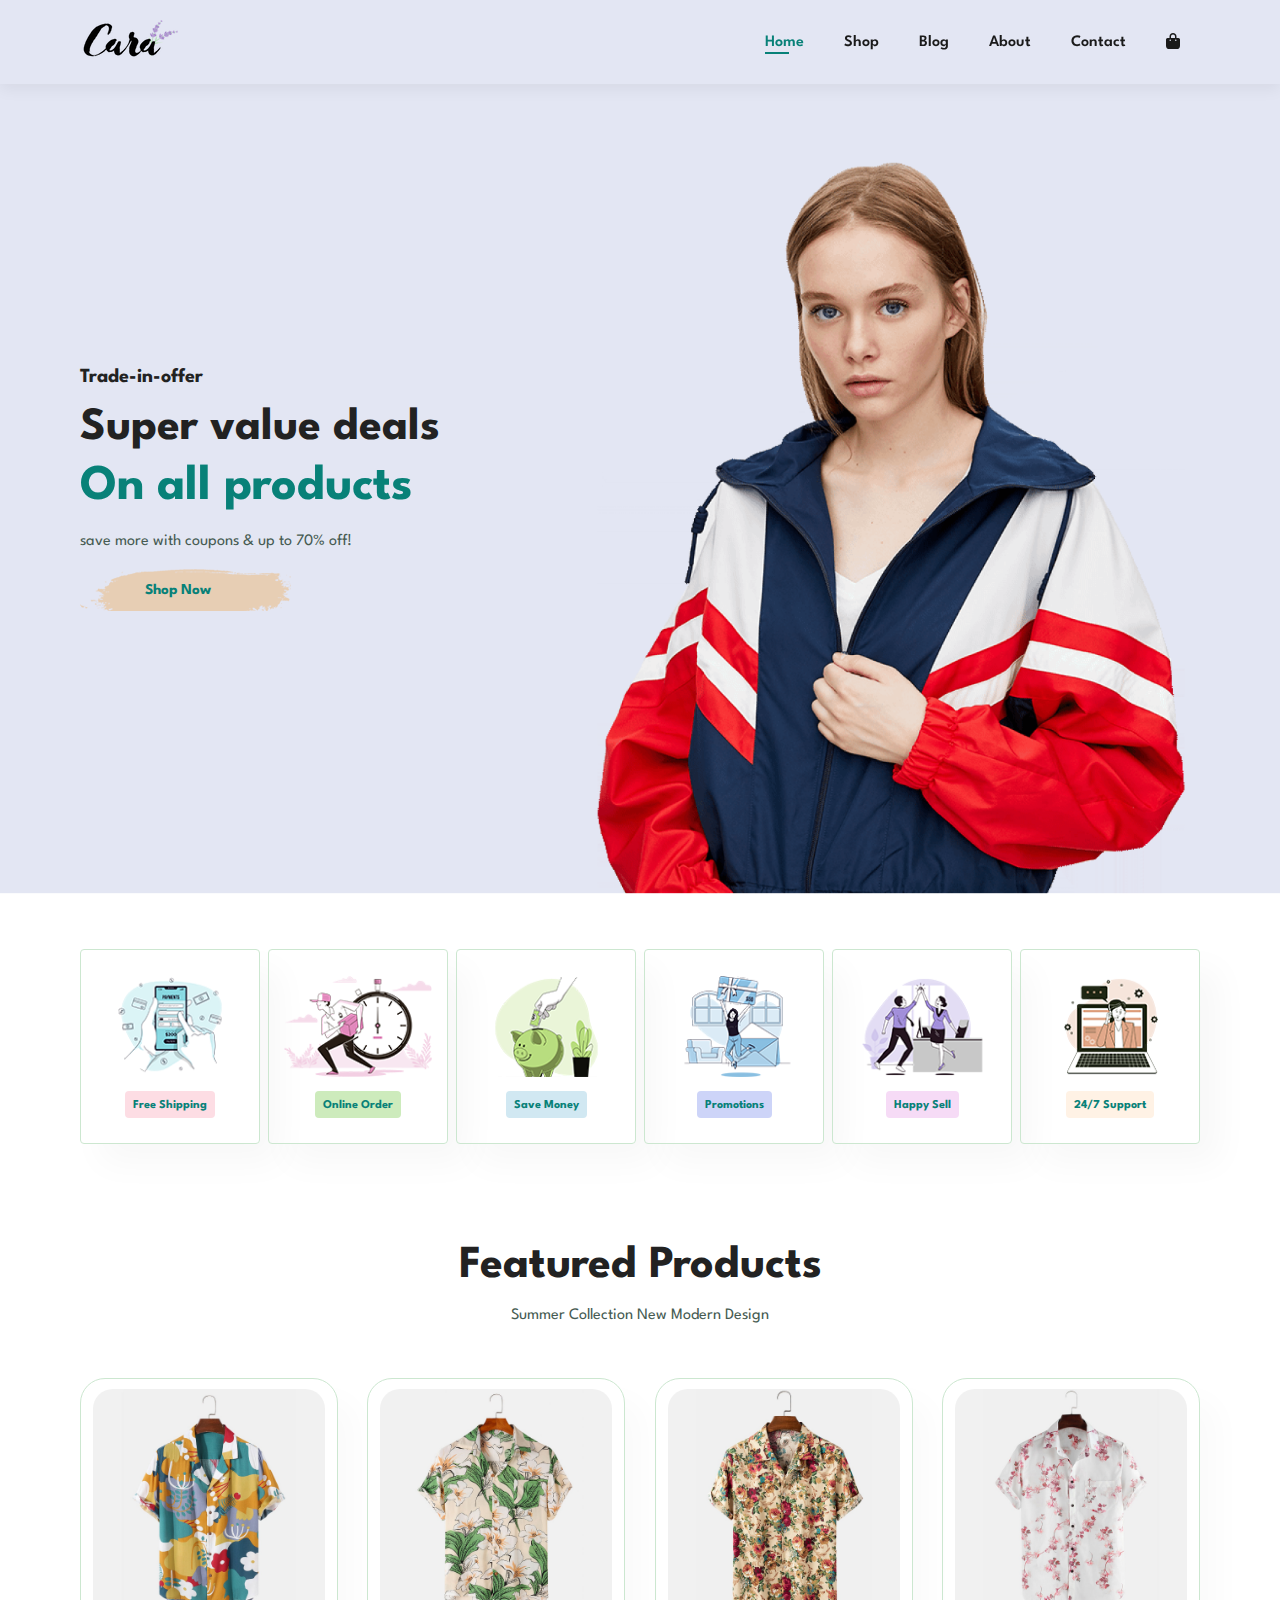
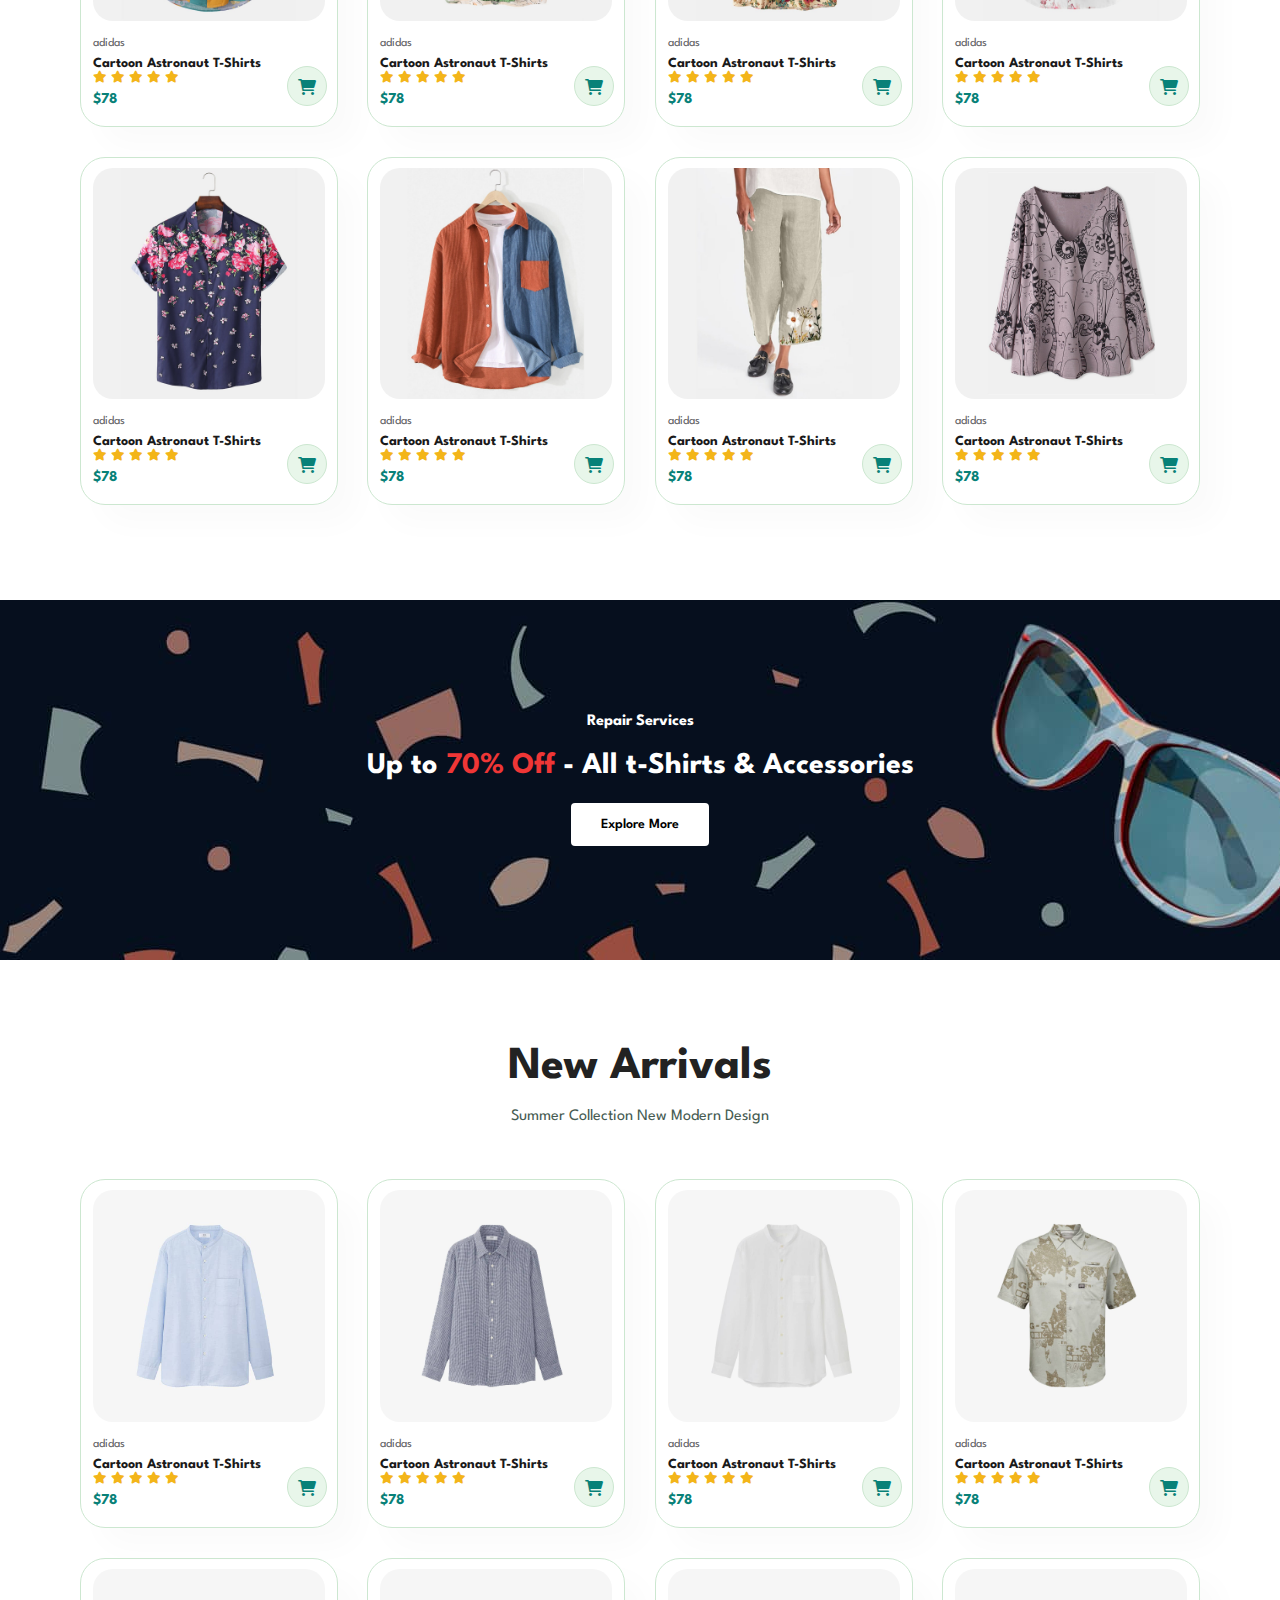
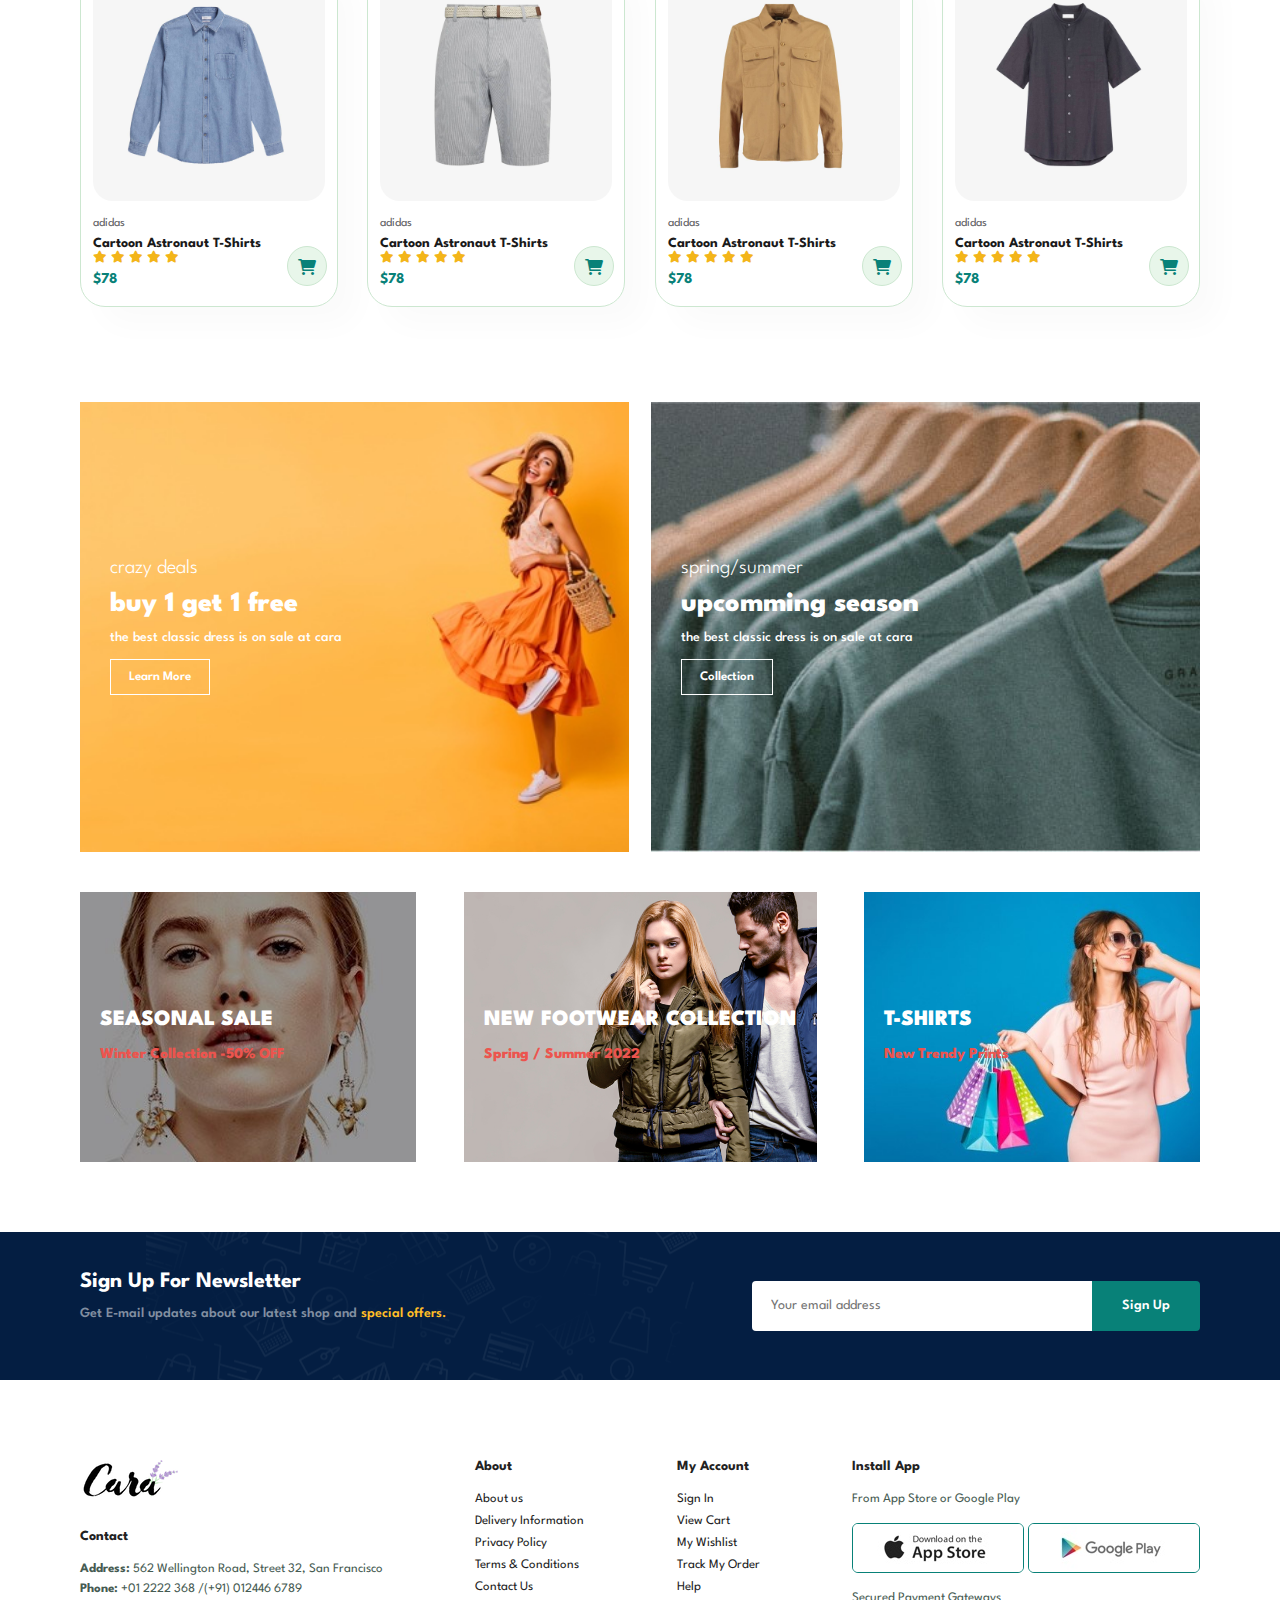
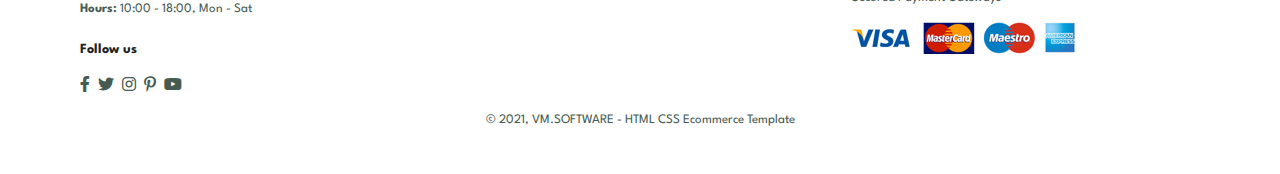
<file: index.html>
<!DOCTYPE html>
<html lang="en">
<head>
    <meta charset="UTF-8">
    <meta http-equiv="X-UA-Compatible" content="IE=edge">
    <meta name="viewport" content="width=device-width, initial-scale=1.0">
    <title>Ecommerce website</title>
    <link rel="stylesheet" href="https://cdnjs.cloudflare.com/ajax/libs/font-awesome/6.0.0-beta3/css/all.min.css">
    <link rel="stylesheet" href="style.css">
</head>
<body>

      <!----------------------- Header  -------------------------> 
    <section id="header">

        <a href="#"><img src="./img/logo.png" alt="logo" class="logo"></a>

        <div>
            <ul id="navbar">
                <li><a class="active" href="index.html">Home</a></li>
                <li><a href="shop.html">Shop</a></li>
                <li><a href="blog.html">Blog</a></li>
                <li><a href="about.html">About</a></li>
                <li><a href="contact.html">Contact</a></li>
                <li id="lg-bag"><a href="cart.html"><i class="fa fa-shopping-bag"></i></a></li>
                <a href="#" id="close"><i class="fa fa-times"></i></a>
            </ul>
        </div>

        <div id="mobile">     
            <a href="cart.html"><i class="fa fa-shopping-bag"></i></a>
            <i id="bar" class="fas fa-outdent"></i>
        </div>

    </section>


     <!------------------------ Header  ------------------------> 
     <section id="hero">
         <h4>Trade-in-offer</h4>
         <h2>Super value deals</h2>
         <h1>On all products</h1>
         <p>save more with coupons & up to 70% off!</p>
         <button>Shop Now</button>
     </section>

     <!------------------------ Feature  ------------------------>
     <section id="feature" class="section-p1"> 

         <div class="fe-box">
             <img src="img/features/f1.png" alt="f1">
             <h6>Free Shipping</h6>
         </div>

         <div class="fe-box">
            <img src="img/features/f2.png" alt="f2">
            <h6>Online Order</h6>
        </div>

        <div class="fe-box">
            <img src="img/features/f3.png" alt="f3">
            <h6>Save Money</h6>
        </div>

        <div class="fe-box">
            <img src="img/features/f4.png" alt="f4">
            <h6>Promotions</h6>
        </div>

        <div class="fe-box">
            <img src="img/features/f5.png" alt="f5">
            <h6>Happy Sell</h6>
        </div>

        <div class="fe-box">
            <img src="img/features/f6.png" alt="f6">
            <h6>24/7 Support</h6>
        </div>

     </section>




     <!------------------------ section product1  ------------------------>
     <section id="product1" class="section-p1">
           <h2>Featured Products</h2>
           <p>Summer Collection New Modern Design</p>
           <div class="pro-container">

               <div class="pro">
                   <img src="./img/products/f1.jpg" alt="f1">
                   <div class="des">
                       <span>adidas</span>
                       <h5>Cartoon Astronaut T-Shirts</h5>
                       <div class="star">
                           <i class="fas fa-star"></i>
                           <i class="fas fa-star"></i>
                           <i class="fas fa-star"></i>
                           <i class="fas fa-star"></i>
                           <i class="fas fa-star"></i>
                       </div>
                       <h4>$78</h4>
                   </div>
                   <a href="#"><i class="fas fa-shopping-cart cart"></i></a>
               </div>

               <div class="pro">
                <img src="./img/products/f2.jpg" alt="f2">
                <div class="des">
                    <span>adidas</span>
                    <h5>Cartoon Astronaut T-Shirts</h5>
                    <div class="star">
                        <i class="fas fa-star"></i>
                        <i class="fas fa-star"></i>
                        <i class="fas fa-star"></i>
                        <i class="fas fa-star"></i>
                        <i class="fas fa-star"></i>
                    </div>
                    <h4>$78</h4>
                </div>
                <a href="#"><i class="fas fa-shopping-cart cart"></i></a>
            </div>

            <div class="pro">
                <img src="./img/products/f3.jpg" alt="f3">
                <div class="des">
                    <span>adidas</span>
                    <h5>Cartoon Astronaut T-Shirts</h5>
                    <div class="star">
                        <i class="fas fa-star"></i>
                        <i class="fas fa-star"></i>
                        <i class="fas fa-star"></i>
                        <i class="fas fa-star"></i>
                        <i class="fas fa-star"></i>
                    </div>
                    <h4>$78</h4>
                </div>
                <a href="#"><i class="fas fa-shopping-cart cart"></i></a>
            </div>

            <div class="pro">
                <img src="./img/products/f4.jpg" alt="f4">
                <div class="des">
                    <span>adidas</span>
                    <h5>Cartoon Astronaut T-Shirts</h5>
                    <div class="star">
                        <i class="fas fa-star"></i>
                        <i class="fas fa-star"></i>
                        <i class="fas fa-star"></i>
                        <i class="fas fa-star"></i>
                        <i class="fas fa-star"></i>
                    </div>
                    <h4>$78</h4>
                </div>
                <a href="#"><i class="fas fa-shopping-cart cart"></i></a>
            </div>

            <div class="pro">
                <img src="./img/products/f5.jpg" alt="f5">
                <div class="des">
                    <span>adidas</span>
                    <h5>Cartoon Astronaut T-Shirts</h5>
                    <div class="star">
                        <i class="fas fa-star"></i>
                        <i class="fas fa-star"></i>
                        <i class="fas fa-star"></i>
                        <i class="fas fa-star"></i>
                        <i class="fas fa-star"></i>
                    </div>
                    <h4>$78</h4>
                </div>
                <a href="#"><i class="fas fa-shopping-cart cart"></i></a>
            </div>

            <div class="pro">
                <img src="./img/products/f6.jpg" alt="f6">
                <div class="des">
                    <span>adidas</span>
                    <h5>Cartoon Astronaut T-Shirts</h5>
                    <div class="star">
                        <i class="fas fa-star"></i>
                        <i class="fas fa-star"></i>
                        <i class="fas fa-star"></i>
                        <i class="fas fa-star"></i>
                        <i class="fas fa-star"></i>
                    </div>
                    <h4>$78</h4>
                </div>
                <a href="#"><i class="fas fa-shopping-cart cart"></i></a>
            </div>

            <div class="pro">
                <img src="./img/products/f7.jpg" alt="f7">
                <div class="des">
                    <span>adidas</span>
                    <h5>Cartoon Astronaut T-Shirts</h5>
                    <div class="star">
                        <i class="fas fa-star"></i>
                        <i class="fas fa-star"></i>
                        <i class="fas fa-star"></i>
                        <i class="fas fa-star"></i>
                        <i class="fas fa-star"></i>
                    </div>
                    <h4>$78</h4>
                </div>
                <a href="#"><i class="fas fa-shopping-cart cart"></i></a>
            </div>

            <div class="pro">
                <img src="./img/products/f8.jpg" alt="f8">
                <div class="des">
                    <span>adidas</span>
                    <h5>Cartoon Astronaut T-Shirts</h5>
                    <div class="star">
                        <i class="fas fa-star"></i>
                        <i class="fas fa-star"></i>
                        <i class="fas fa-star"></i>
                        <i class="fas fa-star"></i>
                        <i class="fas fa-star"></i>
                    </div>
                    <h4>$78</h4>
                </div>
                <a href="#"><i class="fas fa-shopping-cart cart"></i></a>
            </div>


           </div>
     </section>


     <!------------------------ banner section  ------------------------>

     <section id="banner" class="section-m1">
         <h4>Repair Services</h4>
         <h2>Up to <span>70% Off</span> - All t-Shirts & Accessories</h2>
         <button class="normal">Explore More</button>
     </section>

      <!------------------------ section product2  ------------------------>
      <section id="product1" class="section-p1">
        <h2>New Arrivals</h2>
        <p>Summer Collection New Modern Design</p>
        <div class="pro-container">

            <div class="pro">
                <img src="./img/products/n1.jpg" alt="n1">
                <div class="des">
                    <span>adidas</span>
                    <h5>Cartoon Astronaut T-Shirts</h5>
                    <div class="star">
                        <i class="fas fa-star"></i>
                        <i class="fas fa-star"></i>
                        <i class="fas fa-star"></i>
                        <i class="fas fa-star"></i>
                        <i class="fas fa-star"></i>
                    </div>
                    <h4>$78</h4>
                </div>
                <a href="#"><i class="fas fa-shopping-cart cart"></i></a>
            </div>

            <div class="pro">
             <img src="./img/products/n2.jpg" alt="n2">
             <div class="des">
                 <span>adidas</span>
                 <h5>Cartoon Astronaut T-Shirts</h5>
                 <div class="star">
                     <i class="fas fa-star"></i>
                     <i class="fas fa-star"></i>
                     <i class="fas fa-star"></i>
                     <i class="fas fa-star"></i>
                     <i class="fas fa-star"></i>
                 </div>
                 <h4>$78</h4>
             </div>
             <a href="#"><i class="fas fa-shopping-cart cart"></i></a>
         </div>

         <div class="pro">
             <img src="./img/products/n3.jpg" alt="n3">
             <div class="des">
                 <span>adidas</span>
                 <h5>Cartoon Astronaut T-Shirts</h5>
                 <div class="star">
                     <i class="fas fa-star"></i>
                     <i class="fas fa-star"></i>
                     <i class="fas fa-star"></i>
                     <i class="fas fa-star"></i>
                     <i class="fas fa-star"></i>
                 </div>
                 <h4>$78</h4>
             </div>
             <a href="#"><i class="fas fa-shopping-cart cart"></i></a>
         </div>

         <div class="pro">
             <img src="./img/products/n4.jpg" alt="n4">
             <div class="des">
                 <span>adidas</span>
                 <h5>Cartoon Astronaut T-Shirts</h5>
                 <div class="star">
                     <i class="fas fa-star"></i>
                     <i class="fas fa-star"></i>
                     <i class="fas fa-star"></i>
                     <i class="fas fa-star"></i>
                     <i class="fas fa-star"></i>
                 </div>
                 <h4>$78</h4>
             </div>
             <a href="#"><i class="fas fa-shopping-cart cart"></i></a>
         </div>

         <div class="pro">
             <img src="./img/products/n5.jpg" alt="n5">
             <div class="des">
                 <span>adidas</span>
                 <h5>Cartoon Astronaut T-Shirts</h5>
                 <div class="star">
                     <i class="fas fa-star"></i>
                     <i class="fas fa-star"></i>
                     <i class="fas fa-star"></i>
                     <i class="fas fa-star"></i>
                     <i class="fas fa-star"></i>
                 </div>
                 <h4>$78</h4>
             </div>
             <a href="#"><i class="fas fa-shopping-cart cart"></i></a>
         </div>

         <div class="pro">
             <img src="./img/products/n6.jpg" alt="n6">
             <div class="des">
                 <span>adidas</span>
                 <h5>Cartoon Astronaut T-Shirts</h5>
                 <div class="star">
                     <i class="fas fa-star"></i>
                     <i class="fas fa-star"></i>
                     <i class="fas fa-star"></i>
                     <i class="fas fa-star"></i>
                     <i class="fas fa-star"></i>
                 </div>
                 <h4>$78</h4>
             </div>
             <a href="#"><i class="fas fa-shopping-cart cart"></i></a>
         </div>

         <div class="pro">
             <img src="./img/products/n7.jpg" alt="n7">
             <div class="des">
                 <span>adidas</span>
                 <h5>Cartoon Astronaut T-Shirts</h5>
                 <div class="star">
                     <i class="fas fa-star"></i>
                     <i class="fas fa-star"></i>
                     <i class="fas fa-star"></i>
                     <i class="fas fa-star"></i>
                     <i class="fas fa-star"></i>
                 </div>
                 <h4>$78</h4>
             </div>
             <a href="#"><i class="fas fa-shopping-cart cart"></i></a>
         </div>

         <div class="pro">
             <img src="./img/products/n8.jpg" alt="n8">
             <div class="des">
                 <span>adidas</span>
                 <h5>Cartoon Astronaut T-Shirts</h5>
                 <div class="star">
                     <i class="fas fa-star"></i>
                     <i class="fas fa-star"></i>
                     <i class="fas fa-star"></i>
                     <i class="fas fa-star"></i>
                     <i class="fas fa-star"></i>
                 </div>
                 <h4>$78</h4>
             </div>
             <a href="#"><i class="fas fa-shopping-cart cart"></i></a>
         </div>


        </div>
  </section>



   <!------------------------ sm banner  ------------------------>
     <section id="sm-banner" class="section-p1">
           <div class="banner-box">
               <h4>crazy deals</h4>
               <h2>buy 1 get 1 free</h2>
               <span>the best classic dress is on sale at cara</span>
               <button class="white">Learn More</button>
           </div>
           <div class="banner-box banner-box2">
            <h4>spring/summer</h4>
            <h2>upcomming season</h2>
            <span>the best classic dress is on sale at cara</span>
            <button class="white">Collection</button>
           </div>
     </section>


     <!------------------------ banner3  ------------------------>
     <section id="banner3">
        <div class="banner-box">
            <h2>SEASONAL SALE</h2>
            <h3>Winter Collection -50% OFF</h3>
        </div>
        <div class="banner-box banner-box2">
            <h2>NEW FOOTWEAR COLLECTION</h2>
            <h3>Spring / Summer 2022</h3>
        </div>
        <div class="banner-box banner-box3">
            <h2>T-SHIRTS</h2>
            <h3>New Trendy Prints</h3>
        </div>
     </section>

     <!------------------------ newsletter  ------------------------>
     <section id="newsletter" class="section-p1 section-m1">
         <div class="newstext">
             <h4>Sign Up For Newsletter</h4>
             <p>Get E-mail updates about our latest shop and <span>special offers.</span></p>
         </div>
         <div class="form">
             <input type="text" placeholder="Your email address">
             <button class="normal">Sign Up</button>
         </div>
     </section>


     <!------------------------ footer part  ------------------------>

     <footer class="section-p1">

        <div class="col">
            <img class="logo-foot" src="./img/logo.png" alt="logo">
            <h4>Contact</h4>
            <p><strong>Address: </strong>562 Wellington Road, Street 32, San Francisco</p>
            <p><strong>Phone: </strong>+01 2222 368 /(+91) 012446 6789</p>
            <p><strong>Hours: </strong>10:00 - 18:00, Mon - Sat</p>
            <div class="follow">
                <h4>Follow us</h4>
                <div class="icon">
                    <i class="fab fa-facebook-f"></i>
                    <i class="fab fa-twitter"></i>
                    <i class="fab fa-instagram"></i>
                    <i class="fab fa-pinterest-p"></i>
                    <i class="fab fa-youtube"></i>
                </div>
            </div>
        </div>

        <div class="col">
            <h4>About</h4>
            <a href="#">About us</a>
            <a href="#">Delivery Information</a>
            <a href="#">Privacy Policy</a>
            <a href="#">Terms & Conditions</a>
            <a href="#">Contact Us</a>
        </div>

        <div class="col">
            <h4>My Account</h4>
            <a href="#">Sign In</a>
            <a href="#">View Cart</a>
            <a href="#">My Wishlist</a>
            <a href="#">Track My Order</a>
            <a href="#">Help</a>
        </div>

        <div class="col install">
            <h4>Install App</h4>
            <p>From App Store or Google Play</p>
            <div class="row">
                <img src="./img/pay/app.jpg" alt="app">
                <img src="./img/pay/play.jpg" alt="play">
            </div>
            <p>Secured Payment Gateways</p>
            <img src="./img/pay/pay.png" alt="pay">
        </div>

        <div class="copyright">
            <p>&copy; 2021, VM.SOFTWARE - HTML CSS Ecommerce Template</p>
        </div>

     </footer>

     


      



    


    <script src="main.js"></script>
</body>
</html>
</file>
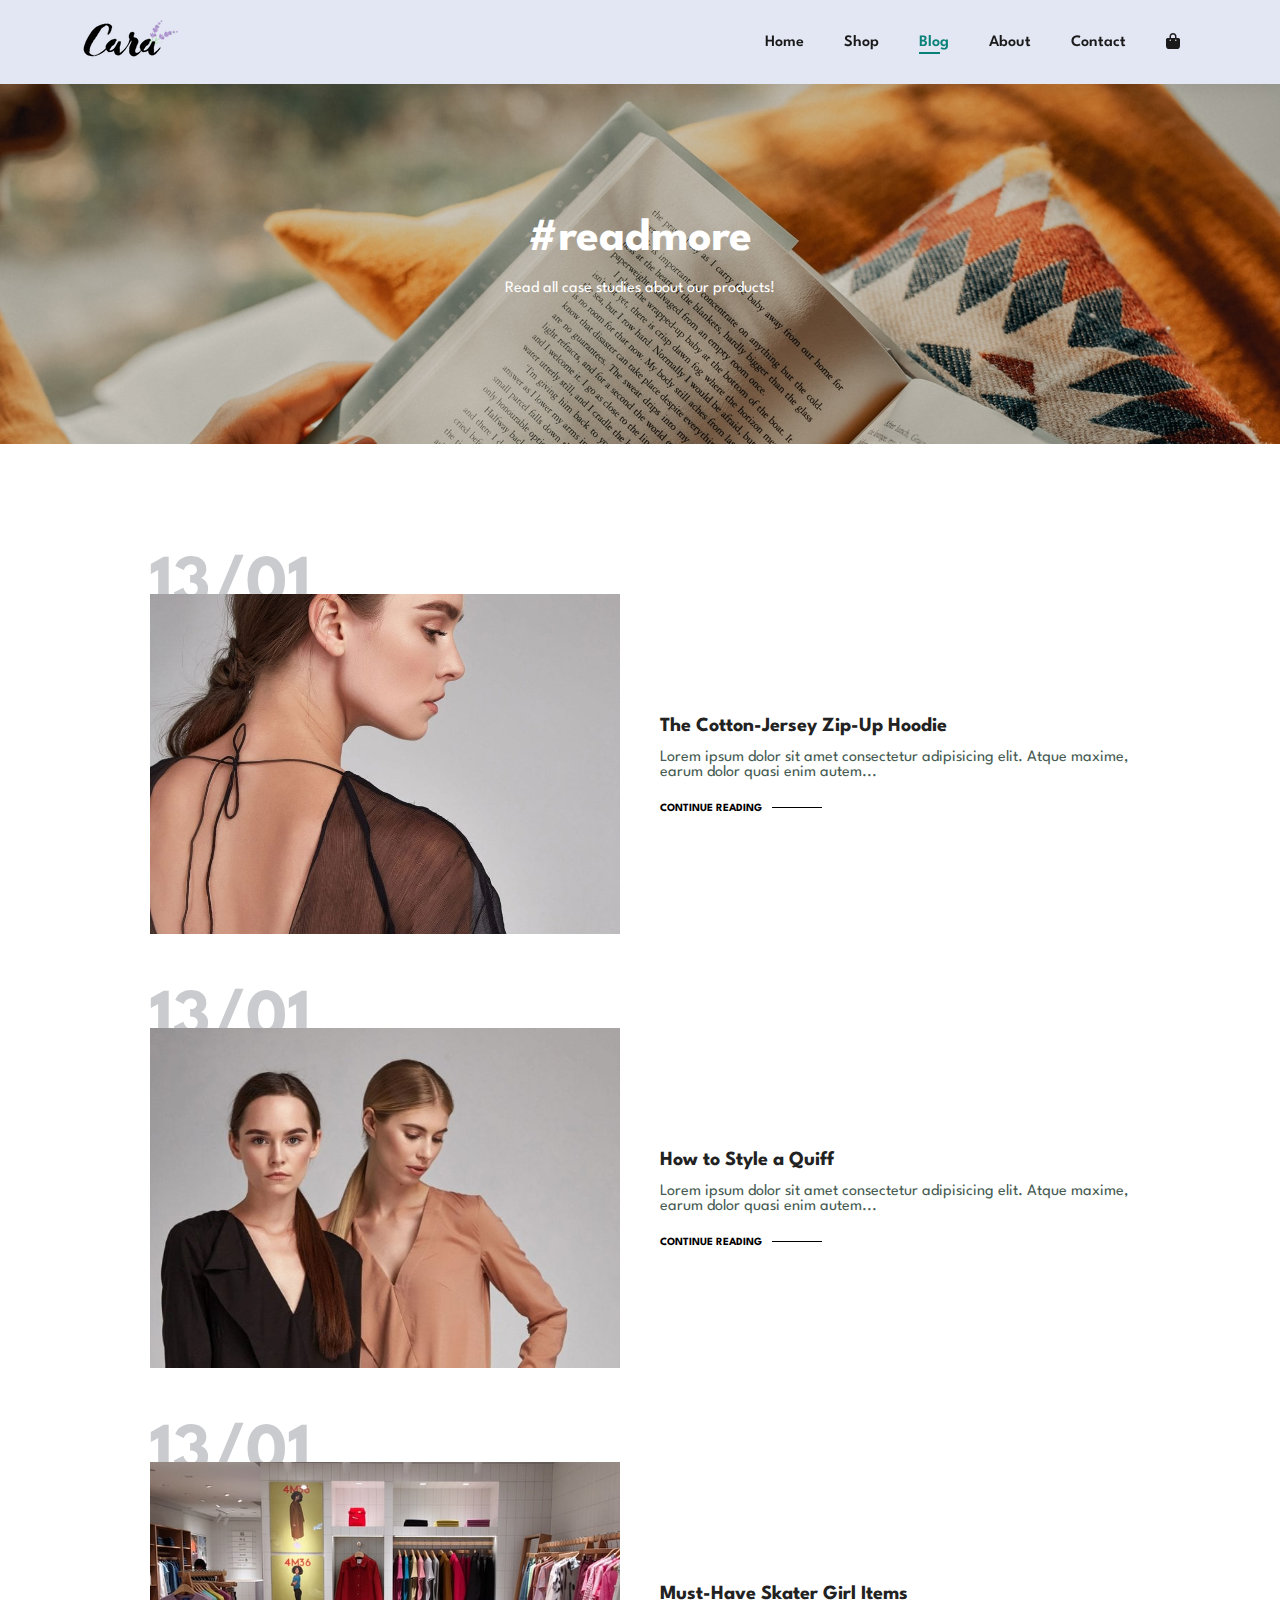
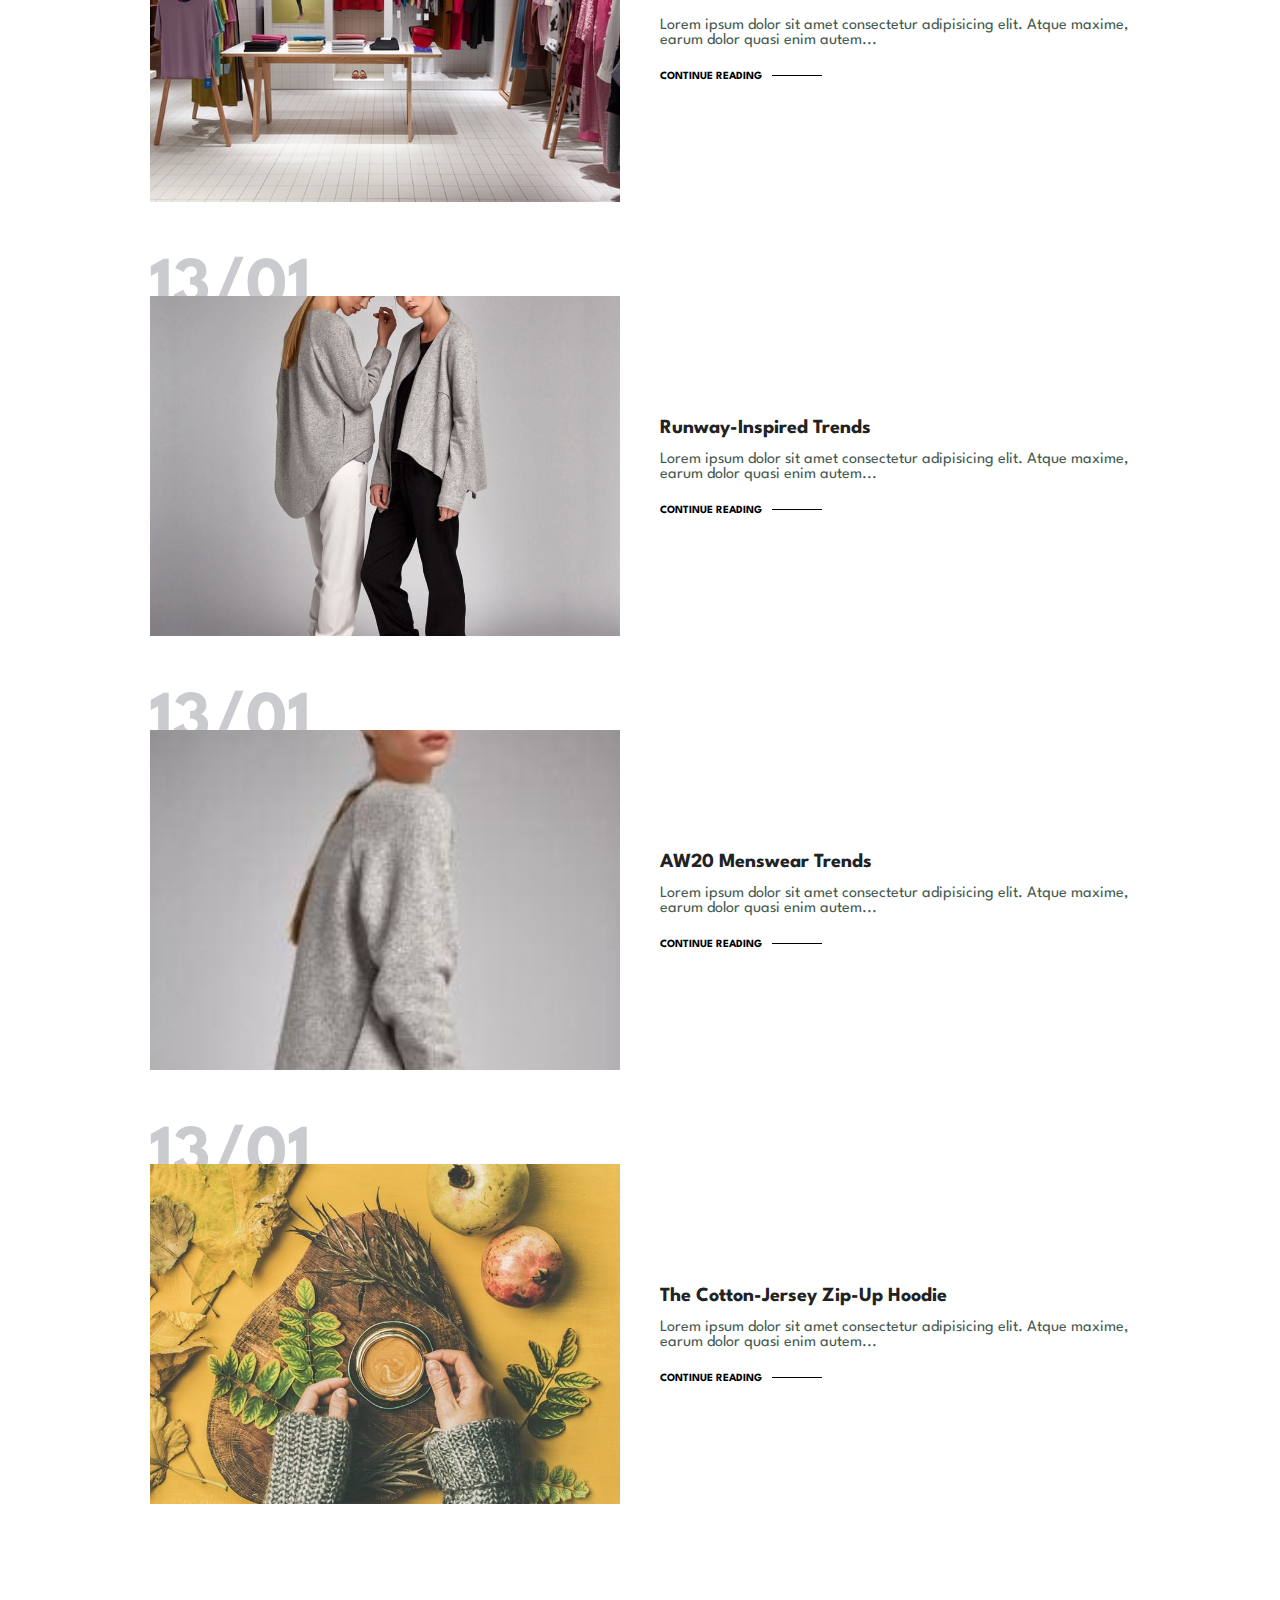
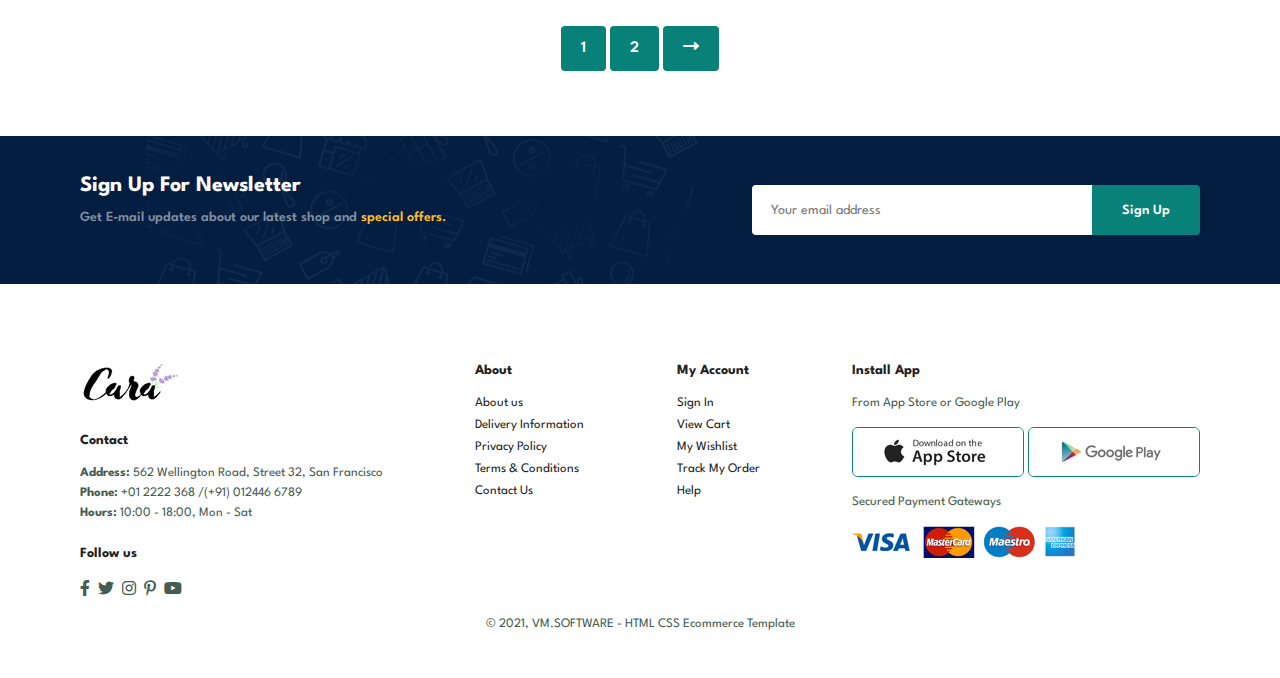
<file: blog.html>
<!DOCTYPE html>
<html lang="en">
<head>
    <meta charset="UTF-8">
    <meta http-equiv="X-UA-Compatible" content="IE=edge">
    <meta name="viewport" content="width=device-width, initial-scale=1.0">
    <title>Ecommerce website</title>
    <link rel="stylesheet" href="https://cdnjs.cloudflare.com/ajax/libs/font-awesome/6.0.0-beta3/css/all.min.css">
    <link rel="stylesheet" href="style.css">
</head>
<body>

      <!----------------------- Header  -------------------------> 
    <section id="header">

        <a href="#"><img src="./img/logo.png" alt="logo" class="logo"></a>

        <div>
            <ul id="navbar">
                <li><a href="index.html">Home</a></li>
                <li><a href="shop.html">Shop</a></li>
                <li><a class="active" href="blog.html">Blog</a></li>
                <li><a href="about.html">About</a></li>
                <li><a href="contact.html">Contact</a></li>
                <li id="lg-bag"><a href="cart.html"><i class="fa fa-shopping-bag"></i></a></li>
                <a href="#" id="close"><i class="fa fa-times"></i></a>
            </ul>
        </div>

        <div id="mobile">     
            <a href="cart.html"><i class="fa fa-shopping-bag"></i></a>
            <i id="bar" class="fas fa-outdent"></i>
        </div>

    </section>


     <!------------------------ Header  ------------------------> 
     <section id="page-header" class="blog-header">
         <h2>#readmore</h2>
         <p>Read all case studies about our products!</p> 
     </section>


     <!------------------------ blog section  ------------------------> 

     <section id="blog">

         <div class="blog-box">
              <div class="blog-img">
                  <img src="./img/blog/b1.jpg" alt="b1">
              </div>
              <div class="blog-details">
                  <h4>The Cotton-Jersey Zip-Up Hoodie</h4>
                  <p>Lorem ipsum dolor sit amet consectetur adipisicing elit. Atque maxime, earum dolor quasi enim autem...</p>
                  <a href="#">CONTINUE READING</a>
              </div>
              <h1>13/01</h1>
         </div>

         <div class="blog-box">
            <div class="blog-img">
                <img src="./img/blog/b2.jpg" alt="b2">
            </div>
            <div class="blog-details">
                <h4>How to Style a Quiff</h4>
                <p>Lorem ipsum dolor sit amet consectetur adipisicing elit. Atque maxime, earum dolor quasi enim autem...</p>
                <a href="#">CONTINUE READING</a>
            </div>
            <h1>13/01</h1>
       </div>

        <div class="blog-box">
            <div class="blog-img">
                <img src="./img/blog/b3.jpg" alt="b3">
            </div>
            <div class="blog-details">
                <h4>Must-Have Skater Girl Items</h4>
                <p>Lorem ipsum dolor sit amet consectetur adipisicing elit. Atque maxime, earum dolor quasi enim autem...</p>
                <a href="#">CONTINUE READING</a>
            </div>
            <h1>13/01</h1>
    </div>

        <div class="blog-box">
            <div class="blog-img">
                <img src="./img/blog/b4.jpg" alt="b4">
            </div>
            <div class="blog-details">
                <h4>Runway-Inspired Trends</h4>
                <p>Lorem ipsum dolor sit amet consectetur adipisicing elit. Atque maxime, earum dolor quasi enim autem...</p>
                <a href="#">CONTINUE READING</a>
            </div>
            <h1>13/01</h1>
        </div>

    <div class="blog-box">
        <div class="blog-img">
            <img src="./img/blog/b5.jpg" alt="b5">
        </div>
        <div class="blog-details">
            <h4>AW20 Menswear Trends</h4>
            <p>Lorem ipsum dolor sit amet consectetur adipisicing elit. Atque maxime, earum dolor quasi enim autem...</p>
            <a href="#">CONTINUE READING</a>
        </div>
        <h1>13/01</h1>
    </div>
   

    <div class="blog-box">
        <div class="blog-img">
            <img src="./img/blog/b6.jpg" alt="b6">
        </div>
        <div class="blog-details">
            <h4>The Cotton-Jersey Zip-Up Hoodie</h4>
            <p>Lorem ipsum dolor sit amet consectetur adipisicing elit. Atque maxime, earum dolor quasi enim autem...</p>
            <a href="#">CONTINUE READING</a>
        </div>
        <h1>13/01</h1>
    </div>
       

     </section>

   



    <!------------------------ pagination  ------------------------>

       <section id="pagination" class="section-p1">
            <a href="#">1</a>
            <a href="#">2</a>
            <a href="#"><i class="fa fa-long-arrow-alt-right"></i></a>
       </section>





     <!------------------------ newsletter  ------------------------>
     <section id="newsletter" class="section-p1 section-m1">
         <div class="newstext">
             <h4>Sign Up For Newsletter</h4>
             <p>Get E-mail updates about our latest shop and <span>special offers.</span></p>
         </div>
         <div class="form">
             <input type="text" placeholder="Your email address">
             <button class="normal">Sign Up</button>
         </div>
     </section>


     <!------------------------ footer part  ------------------------>

     <footer class="section-p1">

        <div class="col">
            <img class="logo-foot" src="./img/logo.png" alt="logo">
            <h4>Contact</h4>
            <p><strong>Address: </strong>562 Wellington Road, Street 32, San Francisco</p>
            <p><strong>Phone: </strong>+01 2222 368 /(+91) 012446 6789</p>
            <p><strong>Hours: </strong>10:00 - 18:00, Mon - Sat</p>
            <div class="follow">
                <h4>Follow us</h4>
                <div class="icon">
                    <i class="fab fa-facebook-f"></i>
                    <i class="fab fa-twitter"></i>
                    <i class="fab fa-instagram"></i>
                    <i class="fab fa-pinterest-p"></i>
                    <i class="fab fa-youtube"></i>
                </div>
            </div>
        </div>

        <div class="col">
            <h4>About</h4>
            <a href="#">About us</a>
            <a href="#">Delivery Information</a>
            <a href="#">Privacy Policy</a>
            <a href="#">Terms & Conditions</a>
            <a href="#">Contact Us</a>
        </div>

        <div class="col">
            <h4>My Account</h4>
            <a href="#">Sign In</a>
            <a href="#">View Cart</a>
            <a href="#">My Wishlist</a>
            <a href="#">Track My Order</a>
            <a href="#">Help</a>
        </div>

        <div class="col install">
            <h4>Install App</h4>
            <p>From App Store or Google Play</p>
            <div class="row">
                <img src="./img/pay/app.jpg" alt="app">
                <img src="./img/pay/play.jpg" alt="play">
            </div>
            <p>Secured Payment Gateways</p>
            <img src="./img/pay/pay.png" alt="pay">
        </div>

        <div class="copyright">
            <p>&copy; 2021, VM.SOFTWARE - HTML CSS Ecommerce Template</p>
        </div>

     </footer>

     


      

    <script src="main.js"></script>
</body>
</html>
</file>
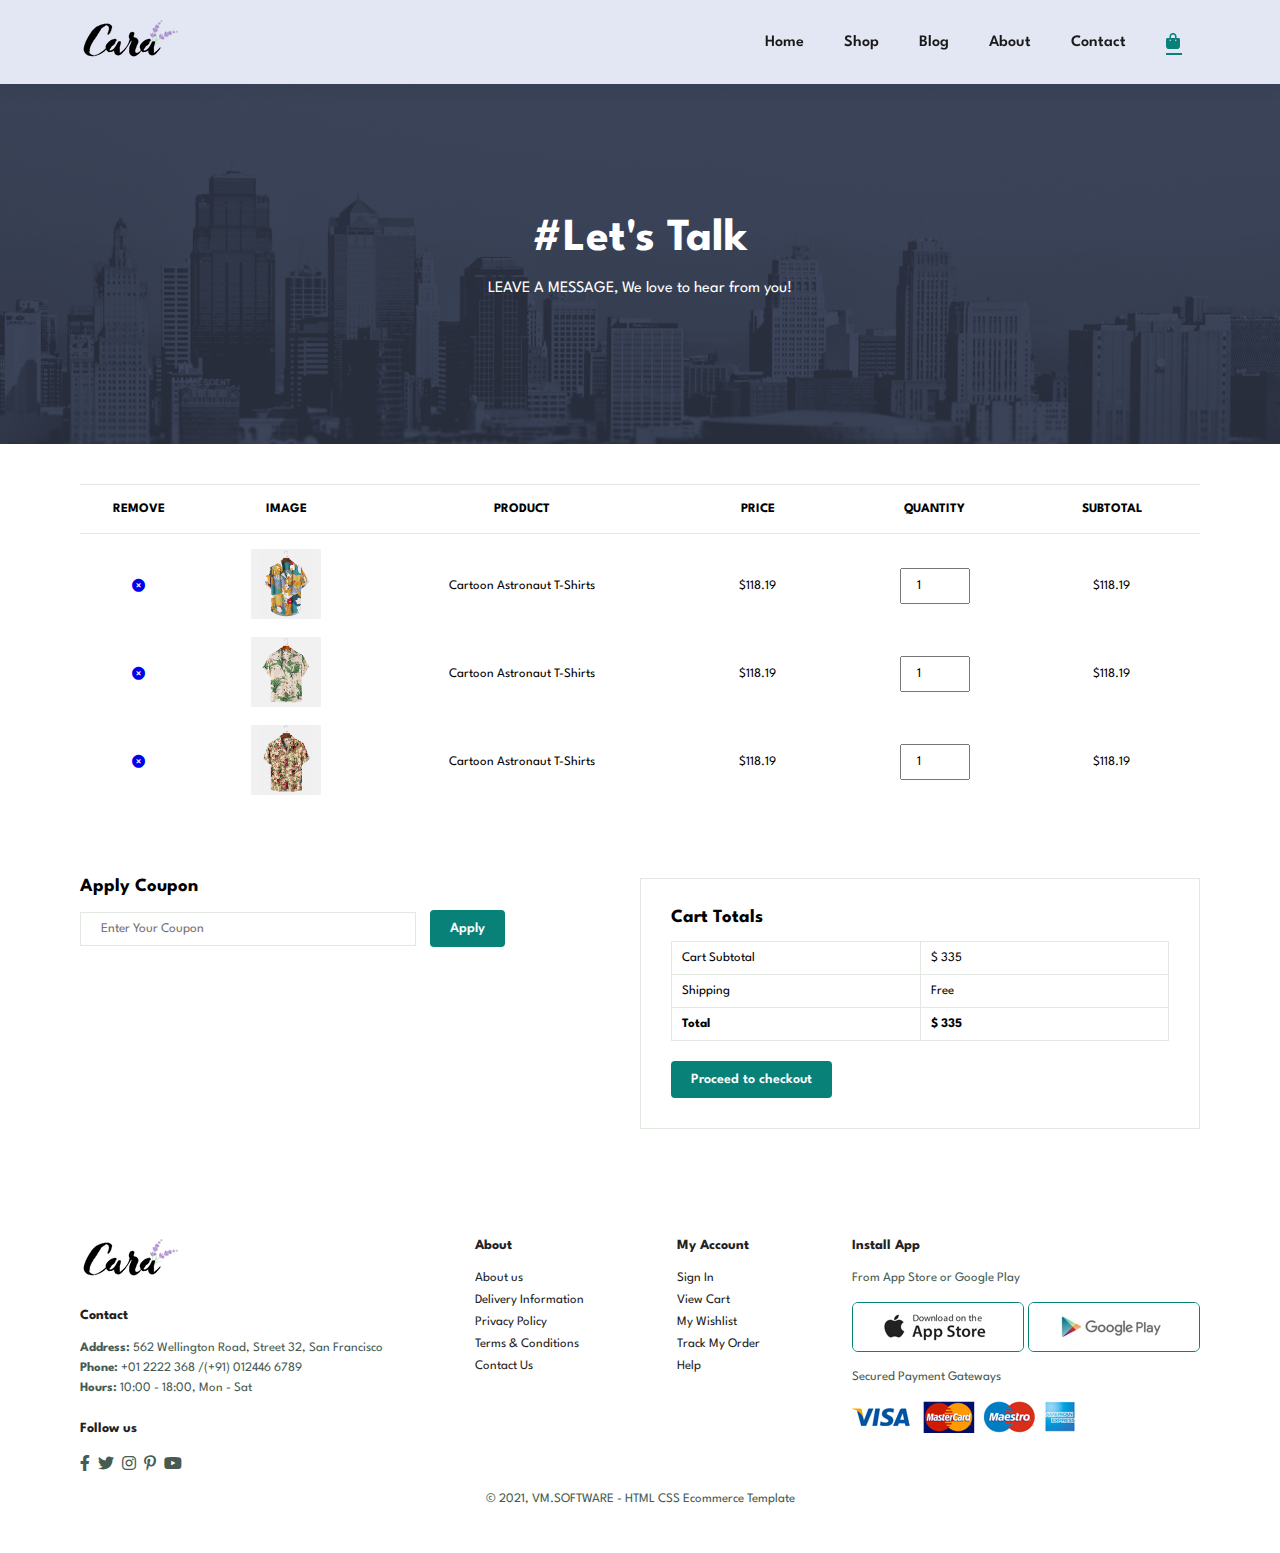
<file: cart.html>
<!DOCTYPE html>
<html lang="en">
<head>
    <meta charset="UTF-8">
    <meta http-equiv="X-UA-Compatible" content="IE=edge">
    <meta name="viewport" content="width=device-width, initial-scale=1.0">
    <title>Ecommerce website</title>
    <link rel="stylesheet" href="https://cdnjs.cloudflare.com/ajax/libs/font-awesome/6.0.0-beta3/css/all.min.css">
    <link rel="stylesheet" href="style.css">
</head>
<body>

      <!----------------------- Header  -------------------------> 
    <section id="header">

        <a href="#"><img src="./img/logo.png" alt="logo" class="logo"></a>

        <div>
            <ul id="navbar">
                <li><a href="index.html">Home</a></li>
                <li><a href="shop.html">Shop</a></li>
                <li><a href="blog.html">Blog</a></li>
                <li><a href="about.html">About</a></li>
                <li><a href="contact.html">Contact</a></li>
                <li id="lg-bag"><a class="active" href="cart.html"><i class="fa fa-shopping-bag"></i></a></li>
                <a href="#" id="close"><i class="fa fa-times"></i></a>
            </ul>
        </div>

        <div id="mobile">     
            <a href="cart.html"><i class="fa fa-shopping-bag"></i></a>
            <i id="bar" class="fas fa-outdent"></i>
        </div>

    </section>


     <!------------------------ Header  ------------------------> 
     <section id="page-header" class="about-header">
         <h2>#Let's Talk</h2>
         <p>LEAVE A MESSAGE, We love to hear from you!</p> 
     </section>


     <!------------------------ cart  ------------------------> 

     <section id="cart" class="section-p1">
         <table width="100%">
             <thead>
                 <tr>
                     <td>Remove</td>
                     <td>Image</td>
                     <td>Product</td>
                     <td>Price</td>
                     <td>Quantity</td>
                     <td>Subtotal</td>
                 </tr>
             </thead>
             <tbody>
                  <tr>
                      <td><a href="#"><i class="fa fa-times-circle"></i></a></td>
                      <td><img src="./img/products/f1.jpg" alt="f1"></td>
                      <td>Cartoon Astronaut T-Shirts</td>
                      <td>$118.19</td>
                      <td><input type="number" value="1"></td>
                      <td>$118.19</td>
                  </tr>
                  <tr>
                    <td><a href="#"><i class="fa fa-times-circle"></i></a></td>
                    <td><img src="./img/products/f2.jpg" alt="f2"></td>
                    <td>Cartoon Astronaut T-Shirts</td>
                    <td>$118.19</td>
                    <td><input type="number" value="1"></td>
                    <td>$118.19</td>
                </tr>
                <tr>
                    <td><a href="#"><i class="fa fa-times-circle"></i></a></td>
                    <td><img src="./img/products/f3.jpg" alt="f3"></td>
                    <td>Cartoon Astronaut T-Shirts</td>
                    <td>$118.19</td>
                    <td><input type="number" value="1"></td>
                    <td>$118.19</td>
                </tr>
             </tbody>
         </table>
     </section>


     <!------------------------ cart add  ------------------------> 
     <section id="cart-add" class="section-p1">

         <div id="coupon">
             <h3>Apply Coupon</h3>
             <div>
                 <input type="text" placeholder="Enter Your Coupon">
                 <button class="normal">Apply</button>
             </div>
         </div>

         <div id="subtotal">
              <h3>Cart Totals</h3>
              <table>
                  <tr>
                      <td>Cart Subtotal</td>
                      <td>$ 335</td>
                  </tr>
                  <tr>
                      <td>Shipping</td>
                      <td>Free</td>
                  </tr>
                  <tr>
                      <td><strong>Total</strong></td>
                      <td><strong>$ 335</strong></td>
                  </tr>
              </table>
              <button class="normal">Proceed to checkout</button>
         </div>

     </section>



     <!------------------------ footer part  ------------------------>

     <footer class="section-p1">

        <div class="col">
            <img class="logo-foot" src="./img/logo.png" alt="logo">
            <h4>Contact</h4>
            <p><strong>Address: </strong>562 Wellington Road, Street 32, San Francisco</p>
            <p><strong>Phone: </strong>+01 2222 368 /(+91) 012446 6789</p>
            <p><strong>Hours: </strong>10:00 - 18:00, Mon - Sat</p>
            <div class="follow">
                <h4>Follow us</h4>
                <div class="icon">
                    <i class="fab fa-facebook-f"></i>
                    <i class="fab fa-twitter"></i>
                    <i class="fab fa-instagram"></i>
                    <i class="fab fa-pinterest-p"></i>
                    <i class="fab fa-youtube"></i>
                </div>
            </div>
        </div>

        <div class="col">
            <h4>About</h4>
            <a href="#">About us</a>
            <a href="#">Delivery Information</a>
            <a href="#">Privacy Policy</a>
            <a href="#">Terms & Conditions</a>
            <a href="#">Contact Us</a>
        </div>

        <div class="col">
            <h4>My Account</h4>
            <a href="#">Sign In</a>
            <a href="#">View Cart</a>
            <a href="#">My Wishlist</a>
            <a href="#">Track My Order</a>
            <a href="#">Help</a>
        </div>

        <div class="col install">
            <h4>Install App</h4>
            <p>From App Store or Google Play</p>
            <div class="row">
                <img src="./img/pay/app.jpg" alt="app">
                <img src="./img/pay/play.jpg" alt="play">
            </div>
            <p>Secured Payment Gateways</p>
            <img src="./img/pay/pay.png" alt="pay">
        </div>

        <div class="copyright">
            <p>&copy; 2021, VM.SOFTWARE - HTML CSS Ecommerce Template</p>
        </div>

     </footer>

     


      

    <script src="main.js"></script>
</body>
</html>
</file>
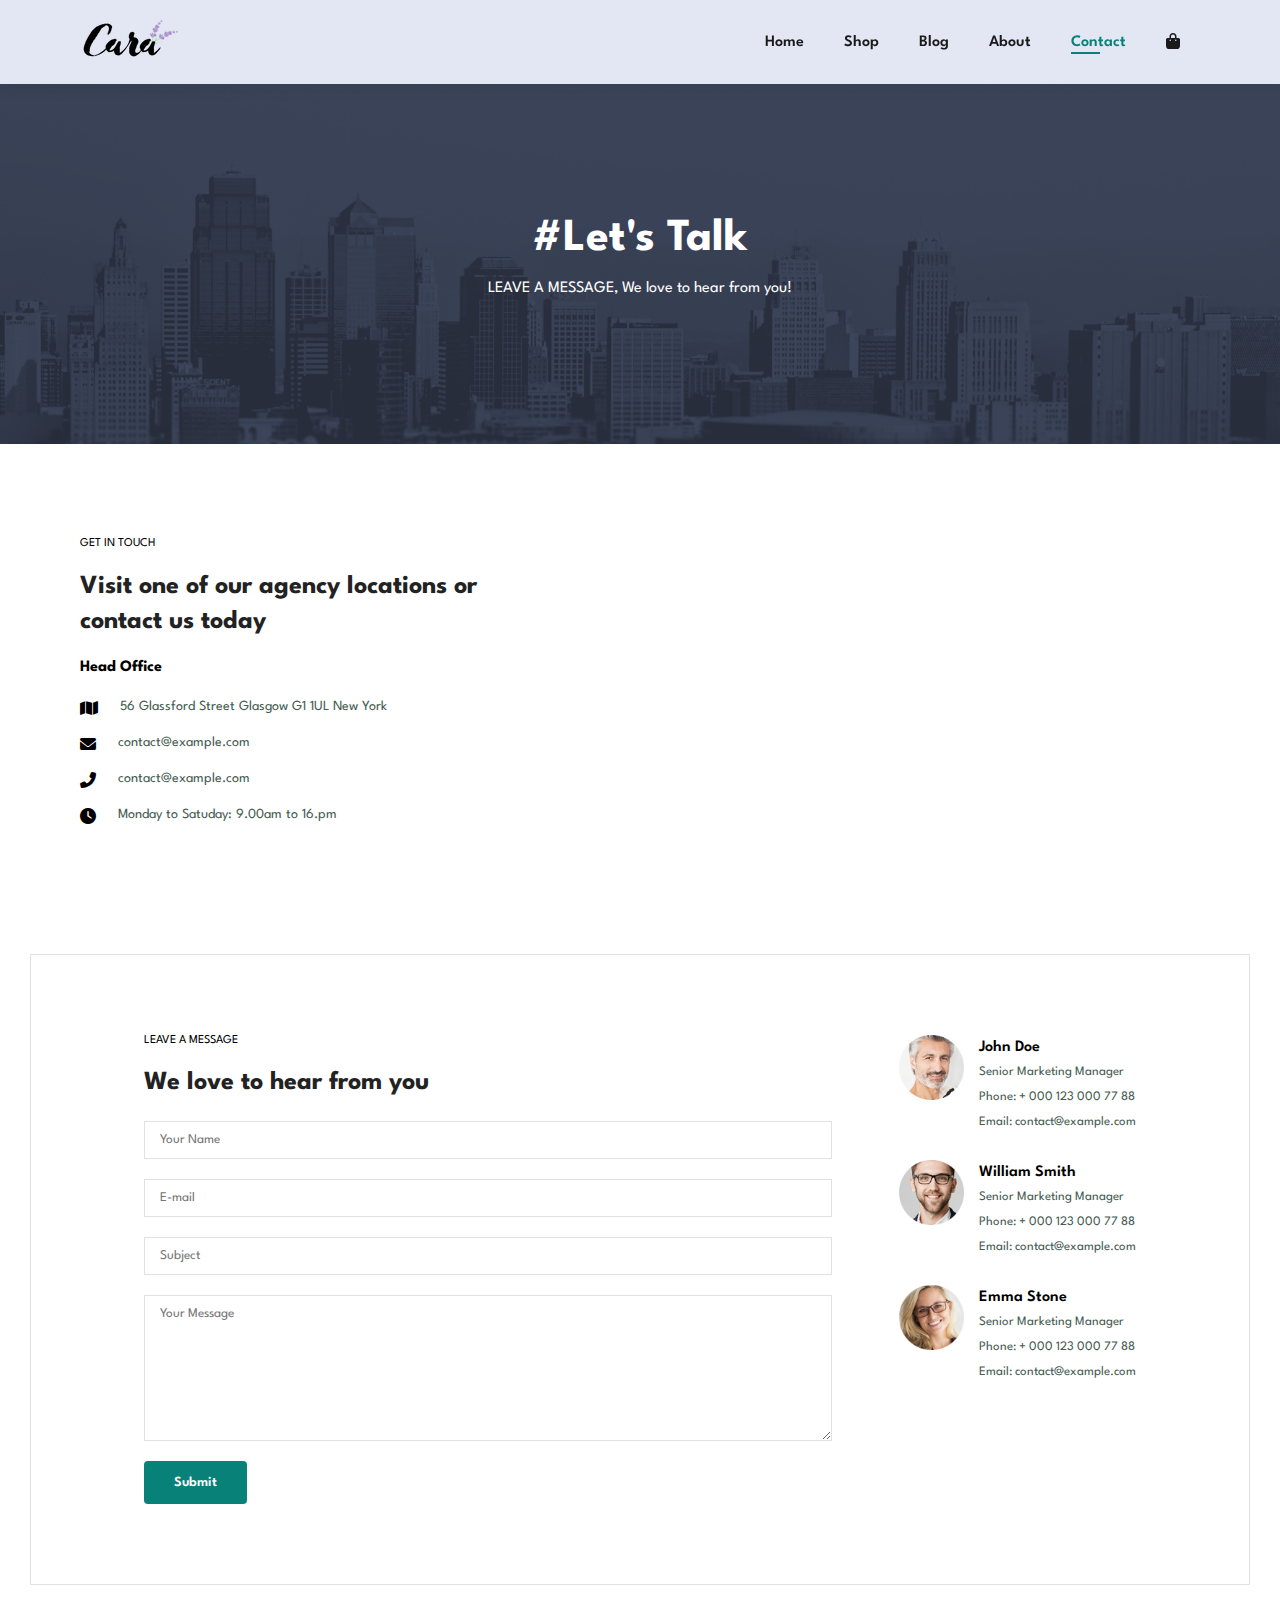
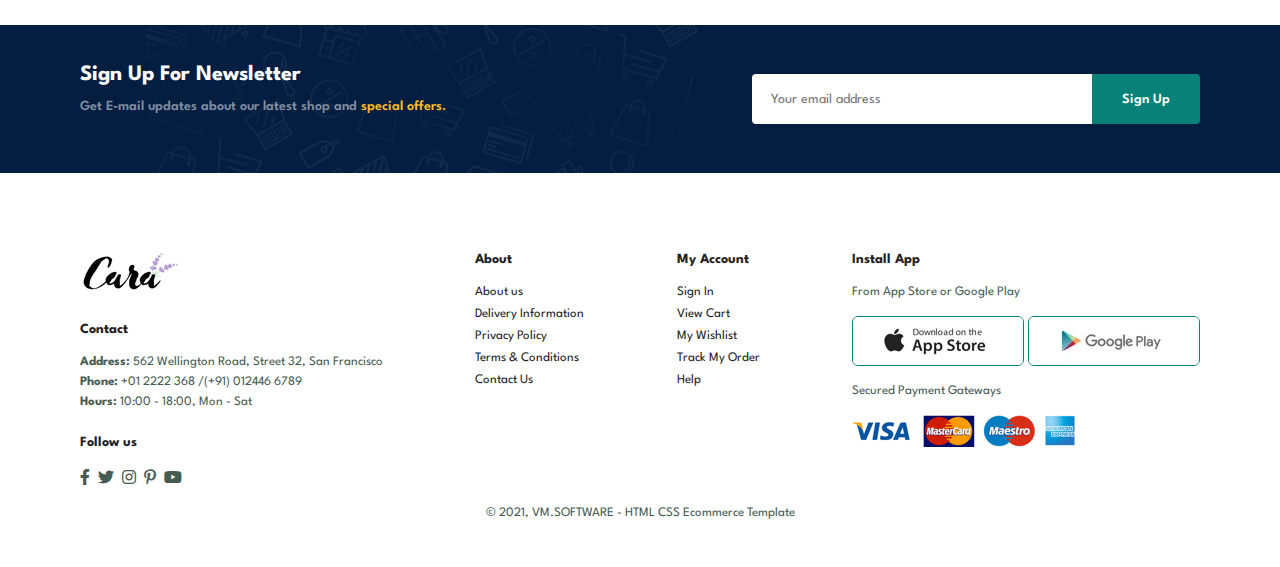
<file: contact.html>
<!DOCTYPE html>
<html lang="en">
<head>
    <meta charset="UTF-8">
    <meta http-equiv="X-UA-Compatible" content="IE=edge">
    <meta name="viewport" content="width=device-width, initial-scale=1.0">
    <title>Ecommerce website</title>
    <link rel="stylesheet" href="https://cdnjs.cloudflare.com/ajax/libs/font-awesome/6.0.0-beta3/css/all.min.css">
    <link rel="stylesheet" href="style.css">
</head>
<body>

      <!----------------------- Header  -------------------------> 
    <section id="header">

        <a href="#"><img src="./img/logo.png" alt="logo" class="logo"></a>

        <div>
            <ul id="navbar">
                <li><a href="index.html">Home</a></li>
                <li><a href="shop.html">Shop</a></li>
                <li><a href="blog.html">Blog</a></li>
                <li><a href="about.html">About</a></li>
                <li><a class="active" href="contact.html">Contact</a></li>
                <li id="lg-bag"><a href="cart.html"><i class="fa fa-shopping-bag"></i></a></li>
                <a href="#" id="close"><i class="fa fa-times"></i></a>
            </ul>
        </div>

        <div id="mobile">     
            <a href="cart.html"><i class="fa fa-shopping-bag"></i></a>
            <i id="bar" class="fas fa-outdent"></i>
        </div>

    </section>


     <!------------------------ Header  ------------------------> 
     <section id="page-header" class="about-header">
         <h2>#Let's Talk</h2>
         <p>LEAVE A MESSAGE, We love to hear from you!</p> 
     </section>


     <!------------------------ Section contact   ------------------------>
     <section id="contact-details" class="section-p1">

            <div class="details">
                <span>GET IN TOUCH</span>
                <h2>Visit one of our agency locations or contact us today</h2>
                <h3>Head Office</h3>
                <div>
                    <li>
                        <i class="fa fa-map"></i>
                        <p>56 Glassford Street Glasgow G1 1UL New York</p>
                    </li>
                    <li>
                        <i class="fa fa-envelope"></i>
                        <p>contact@example.com</p>
                    </li>
                    <li>
                        <i class="fa fa-phone-alt"></i>
                        <p>contact@example.com</p>
                    </li>
                    <li>
                        <i class="fa fa-clock"></i>
                        <p>Monday to Satuday: 9.00am to 16.pm</p>
                    </li>
                </div>
            </div>

            <div class="map">
                <iframe src="https://www.google.com/maps/embed?pb=!1m18!1m12!1m3!1d200996.77942483287!2d46.153640084595246!3d38.080285209491834!2m3!1f0!2f0!3f0!3m2!1i1024!2i768!4f13.1!3m3!1m2!1s0x401a05175b8429e1%3A0x59cb1dc6f21233fb!2sTabriz%2C%20East%20Azerbaijan%20Province%2C%20Iran!5e0!3m2!1sen!2sfr!4v1647185322835!5m2!1sen!2sfr" width="600" height="450" style="border:0;" allowfullscreen="" loading="lazy"></iframe>
            </div>

     </section> 


      <!------------------------ Section form  ------------------------>
      <section id="form-details">
          <form action="">
              <span>LEAVE A MESSAGE</span>
              <h2>We love to hear from you</h2>
              <input type="text" placeholder="Your Name">
              <input type="text" placeholder="E-mail">
              <input type="text" placeholder="Subject">
              <textarea name="" id="" cols="30" rows="10" placeholder="Your Message"></textarea>
              <button class="normal">Submit</button>
          </form>
          <div class="people">
                <div>
                    <img src="./img/people/1.png" alt="people">
                    <p><span>John Doe</span> Senior Marketing Manager <br> Phone: + 000 123 000 77 88 <br> Email: contact@example.com</p>
                </div>
                <div>
                    <img src="./img/people/2.png" alt="people">
                    <p><span>William Smith</span> Senior Marketing Manager <br> Phone: + 000 123 000 77 88 <br> Email: contact@example.com</p>
                </div>
                <div>
                    <img src="./img/people/3.png" alt="people">
                    <p><span>Emma Stone</span> Senior Marketing Manager <br> Phone: + 000 123 000 77 88 <br> Email: contact@example.com</p>
                </div>
          </div>
      </section>



     <!------------------------ newsletter  ------------------------>
     <section id="newsletter" class="section-p1 section-m1">
        <div class="newstext">
            <h4>Sign Up For Newsletter</h4>
            <p>Get E-mail updates about our latest shop and <span>special offers.</span></p>
        </div>
        <div class="form">
            <input type="text" placeholder="Your email address">
            <button class="normal">Sign Up</button>
        </div>
    </section>




     <!------------------------ footer part  ------------------------>

     <footer class="section-p1">

        <div class="col">
            <img class="logo-foot" src="./img/logo.png" alt="logo">
            <h4>Contact</h4>
            <p><strong>Address: </strong>562 Wellington Road, Street 32, San Francisco</p>
            <p><strong>Phone: </strong>+01 2222 368 /(+91) 012446 6789</p>
            <p><strong>Hours: </strong>10:00 - 18:00, Mon - Sat</p>
            <div class="follow">
                <h4>Follow us</h4>
                <div class="icon">
                    <i class="fab fa-facebook-f"></i>
                    <i class="fab fa-twitter"></i>
                    <i class="fab fa-instagram"></i>
                    <i class="fab fa-pinterest-p"></i>
                    <i class="fab fa-youtube"></i>
                </div>
            </div>
        </div>

        <div class="col">
            <h4>About</h4>
            <a href="#">About us</a>
            <a href="#">Delivery Information</a>
            <a href="#">Privacy Policy</a>
            <a href="#">Terms & Conditions</a>
            <a href="#">Contact Us</a>
        </div>

        <div class="col">
            <h4>My Account</h4>
            <a href="#">Sign In</a>
            <a href="#">View Cart</a>
            <a href="#">My Wishlist</a>
            <a href="#">Track My Order</a>
            <a href="#">Help</a>
        </div>

        <div class="col install">
            <h4>Install App</h4>
            <p>From App Store or Google Play</p>
            <div class="row">
                <img src="./img/pay/app.jpg" alt="app">
                <img src="./img/pay/play.jpg" alt="play">
            </div>
            <p>Secured Payment Gateways</p>
            <img src="./img/pay/pay.png" alt="pay">
        </div>

        <div class="copyright">
            <p>&copy; 2021, VM.SOFTWARE - HTML CSS Ecommerce Template</p>
        </div>

     </footer>

     


      

    <script src="main.js"></script>
</body>
</html>
</file>
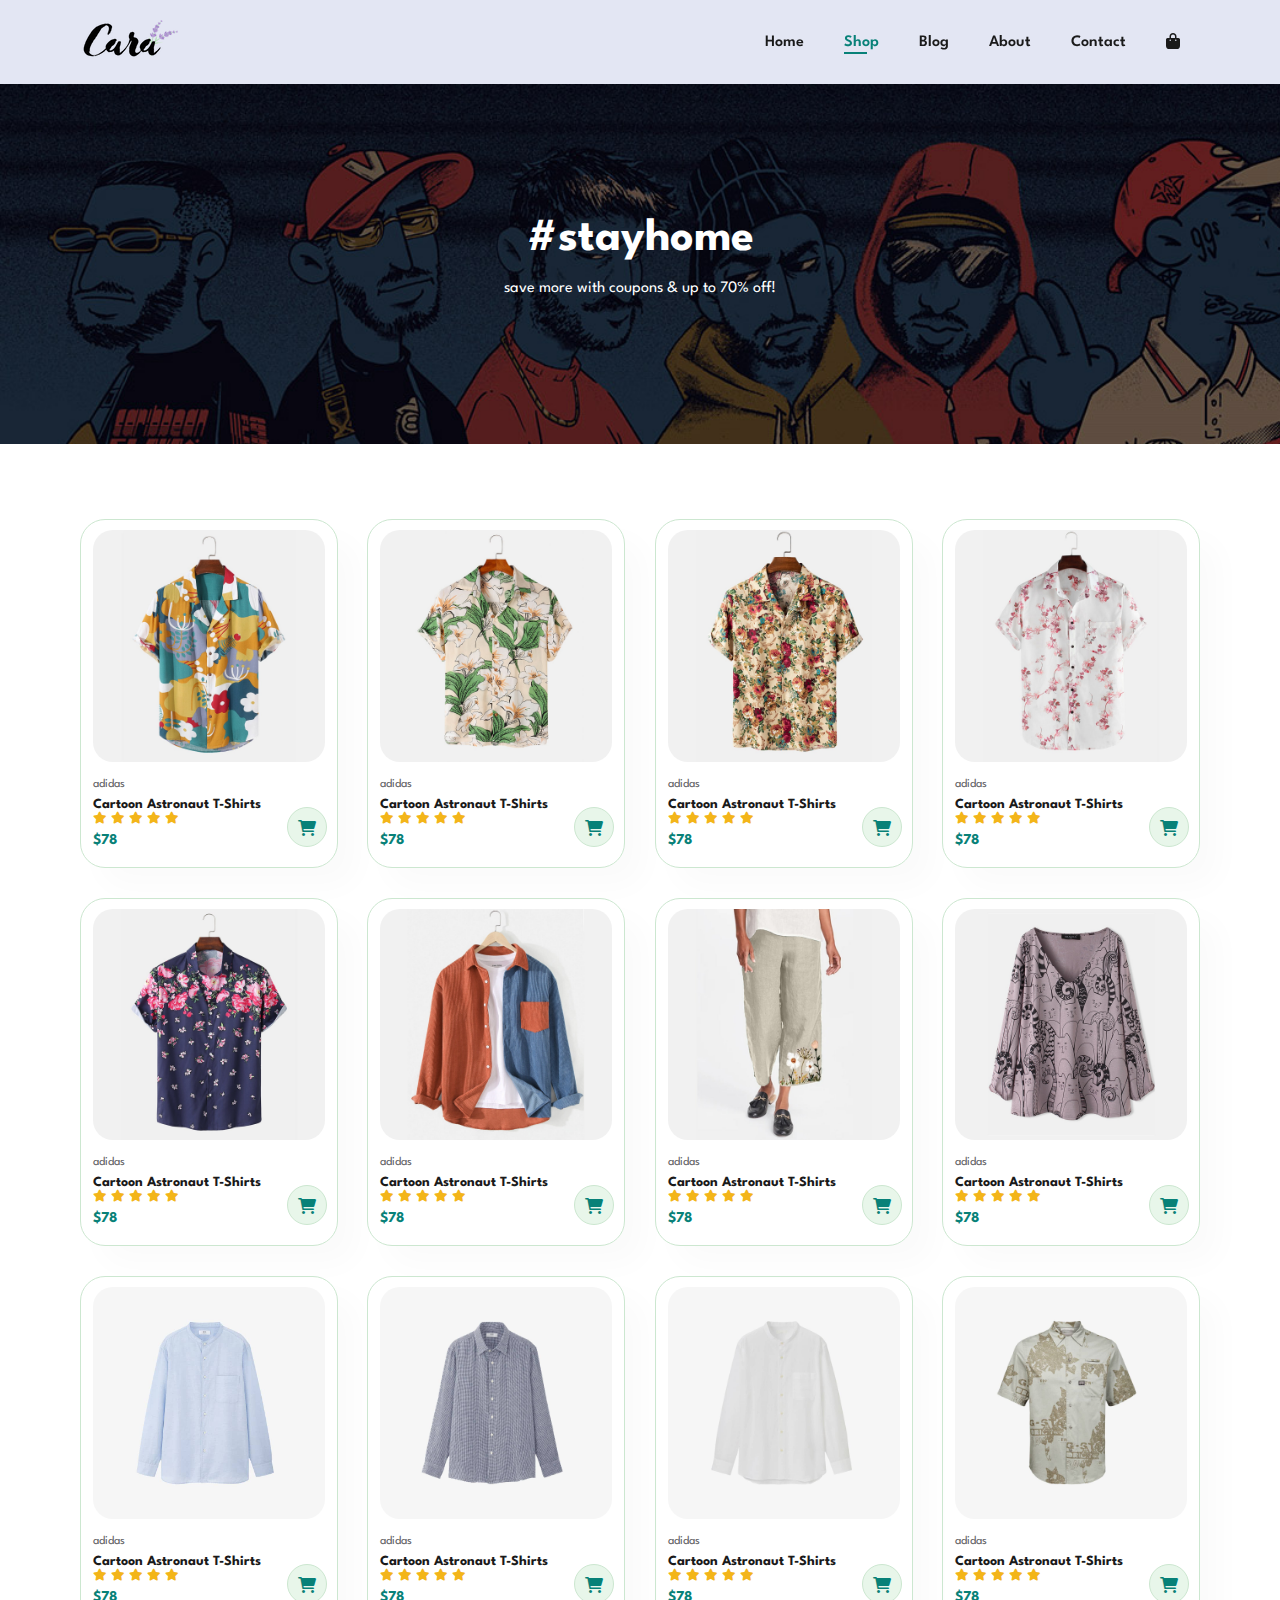
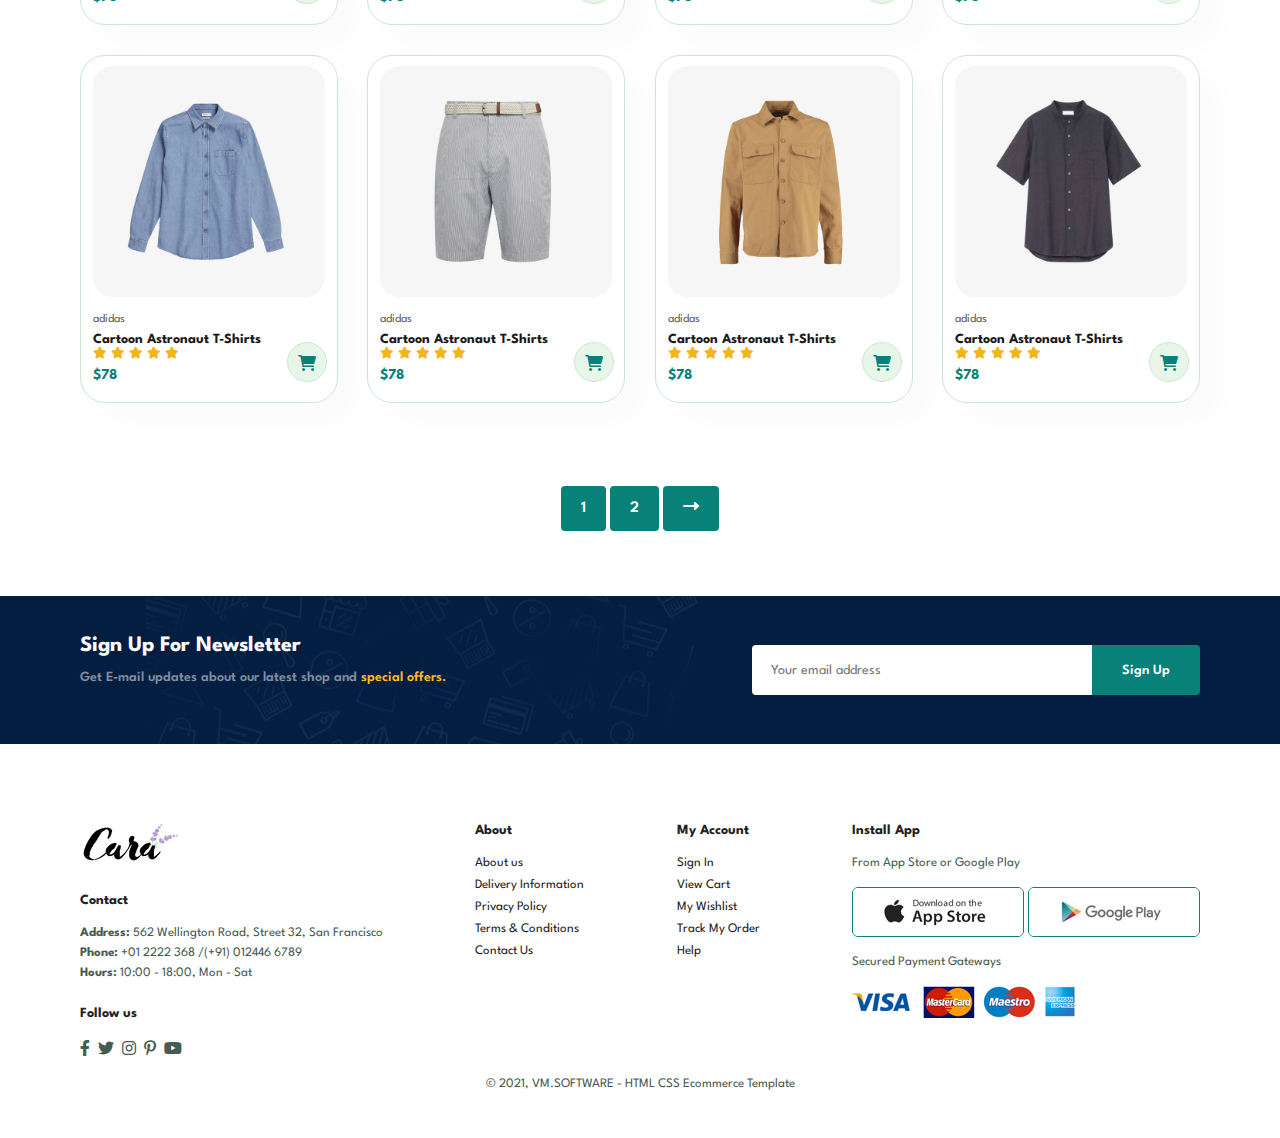
<file: shop.html>
<!DOCTYPE html>
<html lang="en">
<head>
    <meta charset="UTF-8">
    <meta http-equiv="X-UA-Compatible" content="IE=edge">
    <meta name="viewport" content="width=device-width, initial-scale=1.0">
    <title>Ecommerce website</title>
    <link rel="stylesheet" href="https://cdnjs.cloudflare.com/ajax/libs/font-awesome/6.0.0-beta3/css/all.min.css">
    <link rel="stylesheet" href="style.css">
</head>
<body>

      <!----------------------- Header  -------------------------> 
    <section id="header">

        <a href="#"><img src="./img/logo.png" alt="logo" class="logo"></a>

        <div>
            <ul id="navbar">
                <li><a href="index.html">Home</a></li>
                <li><a class="active" href="shop.html">Shop</a></li>
                <li><a href="blog.html">Blog</a></li>
                <li><a href="about.html">About</a></li>
                <li><a href="contact.html">Contact</a></li>
                <li id="lg-bag"><a href="cart.html"><i class="fa fa-shopping-bag"></i></a></li>
                <a href="#" id="close"><i class="fa fa-times"></i></a>
            </ul>
        </div>

        <div id="mobile">     
            <a href="cart.html"><i class="fa fa-shopping-bag"></i></a>
            <i id="bar" class="fas fa-outdent"></i>
        </div>

    </section>


     <!------------------------ Header  ------------------------> 
     <section id="page-header">
         <h2>#stayhome</h2>
         <p>save more with coupons & up to 70% off!</p> 
     </section>

   



     <!------------------------ section product1  ------------------------>
     <section id="product1" class="section-p1">

           <div class="pro-container">

               <div class="pro" onclick="window.location.href='sproduct.html';">
                   <img src="./img/products/f1.jpg" alt="f1">
                   <div class="des">
                       <span>adidas</span>
                       <h5>Cartoon Astronaut T-Shirts</h5>
                       <div class="star">
                           <i class="fas fa-star"></i>
                           <i class="fas fa-star"></i>
                           <i class="fas fa-star"></i>
                           <i class="fas fa-star"></i>
                           <i class="fas fa-star"></i>
                       </div>
                       <h4>$78</h4>
                   </div>
                   <a href="#"><i class="fas fa-shopping-cart cart"></i></a>
               </div>

               <div class="pro">
                <img src="./img/products/f2.jpg" alt="f2">
                <div class="des">
                    <span>adidas</span>
                    <h5>Cartoon Astronaut T-Shirts</h5>
                    <div class="star">
                        <i class="fas fa-star"></i>
                        <i class="fas fa-star"></i>
                        <i class="fas fa-star"></i>
                        <i class="fas fa-star"></i>
                        <i class="fas fa-star"></i>
                    </div>
                    <h4>$78</h4>
                </div>
                <a href="#"><i class="fas fa-shopping-cart cart"></i></a>
            </div>

            <div class="pro">
                <img src="./img/products/f3.jpg" alt="f3">
                <div class="des">
                    <span>adidas</span>
                    <h5>Cartoon Astronaut T-Shirts</h5>
                    <div class="star">
                        <i class="fas fa-star"></i>
                        <i class="fas fa-star"></i>
                        <i class="fas fa-star"></i>
                        <i class="fas fa-star"></i>
                        <i class="fas fa-star"></i>
                    </div>
                    <h4>$78</h4>
                </div>
                <a href="#"><i class="fas fa-shopping-cart cart"></i></a>
            </div>

            <div class="pro">
                <img src="./img/products/f4.jpg" alt="f4">
                <div class="des">
                    <span>adidas</span>
                    <h5>Cartoon Astronaut T-Shirts</h5>
                    <div class="star">
                        <i class="fas fa-star"></i>
                        <i class="fas fa-star"></i>
                        <i class="fas fa-star"></i>
                        <i class="fas fa-star"></i>
                        <i class="fas fa-star"></i>
                    </div>
                    <h4>$78</h4>
                </div>
                <a href="#"><i class="fas fa-shopping-cart cart"></i></a>
            </div>

            <div class="pro">
                <img src="./img/products/f5.jpg" alt="f5">
                <div class="des">
                    <span>adidas</span>
                    <h5>Cartoon Astronaut T-Shirts</h5>
                    <div class="star">
                        <i class="fas fa-star"></i>
                        <i class="fas fa-star"></i>
                        <i class="fas fa-star"></i>
                        <i class="fas fa-star"></i>
                        <i class="fas fa-star"></i>
                    </div>
                    <h4>$78</h4>
                </div>
                <a href="#"><i class="fas fa-shopping-cart cart"></i></a>
            </div>

            <div class="pro">
                <img src="./img/products/f6.jpg" alt="f6">
                <div class="des">
                    <span>adidas</span>
                    <h5>Cartoon Astronaut T-Shirts</h5>
                    <div class="star">
                        <i class="fas fa-star"></i>
                        <i class="fas fa-star"></i>
                        <i class="fas fa-star"></i>
                        <i class="fas fa-star"></i>
                        <i class="fas fa-star"></i>
                    </div>
                    <h4>$78</h4>
                </div>
                <a href="#"><i class="fas fa-shopping-cart cart"></i></a>
            </div>

            <div class="pro">
                <img src="./img/products/f7.jpg" alt="f7">
                <div class="des">
                    <span>adidas</span>
                    <h5>Cartoon Astronaut T-Shirts</h5>
                    <div class="star">
                        <i class="fas fa-star"></i>
                        <i class="fas fa-star"></i>
                        <i class="fas fa-star"></i>
                        <i class="fas fa-star"></i>
                        <i class="fas fa-star"></i>
                    </div>
                    <h4>$78</h4>
                </div>
                <a href="#"><i class="fas fa-shopping-cart cart"></i></a>
            </div>

            <div class="pro">
                <img src="./img/products/f8.jpg" alt="f8">
                <div class="des">
                    <span>adidas</span>
                    <h5>Cartoon Astronaut T-Shirts</h5>
                    <div class="star">
                        <i class="fas fa-star"></i>
                        <i class="fas fa-star"></i>
                        <i class="fas fa-star"></i>
                        <i class="fas fa-star"></i>
                        <i class="fas fa-star"></i>
                    </div>
                    <h4>$78</h4>
                </div>
                <a href="#"><i class="fas fa-shopping-cart cart"></i></a>
            </div>

            <div class="pro">
                <img src="./img/products/n1.jpg" alt="n1">
                <div class="des">
                    <span>adidas</span>
                    <h5>Cartoon Astronaut T-Shirts</h5>
                    <div class="star">
                        <i class="fas fa-star"></i>
                        <i class="fas fa-star"></i>
                        <i class="fas fa-star"></i>
                        <i class="fas fa-star"></i>
                        <i class="fas fa-star"></i>
                    </div>
                    <h4>$78</h4>
                </div>
                <a href="#"><i class="fas fa-shopping-cart cart"></i></a>
            </div>

            <div class="pro">
             <img src="./img/products/n2.jpg" alt="n2">
             <div class="des">
                 <span>adidas</span>
                 <h5>Cartoon Astronaut T-Shirts</h5>
                 <div class="star">
                     <i class="fas fa-star"></i>
                     <i class="fas fa-star"></i>
                     <i class="fas fa-star"></i>
                     <i class="fas fa-star"></i>
                     <i class="fas fa-star"></i>
                 </div>
                 <h4>$78</h4>
             </div>
             <a href="#"><i class="fas fa-shopping-cart cart"></i></a>
         </div>

         <div class="pro">
             <img src="./img/products/n3.jpg" alt="n3">
             <div class="des">
                 <span>adidas</span>
                 <h5>Cartoon Astronaut T-Shirts</h5>
                 <div class="star">
                     <i class="fas fa-star"></i>
                     <i class="fas fa-star"></i>
                     <i class="fas fa-star"></i>
                     <i class="fas fa-star"></i>
                     <i class="fas fa-star"></i>
                 </div>
                 <h4>$78</h4>
             </div>
             <a href="#"><i class="fas fa-shopping-cart cart"></i></a>
         </div>

         <div class="pro">
             <img src="./img/products/n4.jpg" alt="n4">
             <div class="des">
                 <span>adidas</span>
                 <h5>Cartoon Astronaut T-Shirts</h5>
                 <div class="star">
                     <i class="fas fa-star"></i>
                     <i class="fas fa-star"></i>
                     <i class="fas fa-star"></i>
                     <i class="fas fa-star"></i>
                     <i class="fas fa-star"></i>
                 </div>
                 <h4>$78</h4>
             </div>
             <a href="#"><i class="fas fa-shopping-cart cart"></i></a>
         </div>

         <div class="pro">
             <img src="./img/products/n5.jpg" alt="n5">
             <div class="des">
                 <span>adidas</span>
                 <h5>Cartoon Astronaut T-Shirts</h5>
                 <div class="star">
                     <i class="fas fa-star"></i>
                     <i class="fas fa-star"></i>
                     <i class="fas fa-star"></i>
                     <i class="fas fa-star"></i>
                     <i class="fas fa-star"></i>
                 </div>
                 <h4>$78</h4>
             </div>
             <a href="#"><i class="fas fa-shopping-cart cart"></i></a>
         </div>

         <div class="pro">
             <img src="./img/products/n6.jpg" alt="n6">
             <div class="des">
                 <span>adidas</span>
                 <h5>Cartoon Astronaut T-Shirts</h5>
                 <div class="star">
                     <i class="fas fa-star"></i>
                     <i class="fas fa-star"></i>
                     <i class="fas fa-star"></i>
                     <i class="fas fa-star"></i>
                     <i class="fas fa-star"></i>
                 </div>
                 <h4>$78</h4>
             </div>
             <a href="#"><i class="fas fa-shopping-cart cart"></i></a>
         </div>

         <div class="pro">
             <img src="./img/products/n7.jpg" alt="n7">
             <div class="des">
                 <span>adidas</span>
                 <h5>Cartoon Astronaut T-Shirts</h5>
                 <div class="star">
                     <i class="fas fa-star"></i>
                     <i class="fas fa-star"></i>
                     <i class="fas fa-star"></i>
                     <i class="fas fa-star"></i>
                     <i class="fas fa-star"></i>
                 </div>
                 <h4>$78</h4>
             </div>
             <a href="#"><i class="fas fa-shopping-cart cart"></i></a>
         </div>

         <div class="pro">
             <img src="./img/products/n8.jpg" alt="n8">
             <div class="des">
                 <span>adidas</span>
                 <h5>Cartoon Astronaut T-Shirts</h5>
                 <div class="star">
                     <i class="fas fa-star"></i>
                     <i class="fas fa-star"></i>
                     <i class="fas fa-star"></i>
                     <i class="fas fa-star"></i>
                     <i class="fas fa-star"></i>
                 </div>
                 <h4>$78</h4>
             </div>
             <a href="#"><i class="fas fa-shopping-cart cart"></i></a>
         </div>


        </div>
  </section>



    <!------------------------ pagination  ------------------------>

       <section id="pagination" class="section-p1">
            <a href="#">1</a>
            <a href="#">2</a>
            <a href="#"><i class="fa fa-long-arrow-alt-right"></i></a>
       </section>





     <!------------------------ newsletter  ------------------------>
     <section id="newsletter" class="section-p1 section-m1">
         <div class="newstext">
             <h4>Sign Up For Newsletter</h4>
             <p>Get E-mail updates about our latest shop and <span>special offers.</span></p>
         </div>
         <div class="form">
             <input type="text" placeholder="Your email address">
             <button class="normal">Sign Up</button>
         </div>
     </section>


     <!------------------------ footer part  ------------------------>

     <footer class="section-p1">

        <div class="col">
            <img class="logo-foot" src="./img/logo.png" alt="logo">
            <h4>Contact</h4>
            <p><strong>Address: </strong>562 Wellington Road, Street 32, San Francisco</p>
            <p><strong>Phone: </strong>+01 2222 368 /(+91) 012446 6789</p>
            <p><strong>Hours: </strong>10:00 - 18:00, Mon - Sat</p>
            <div class="follow">
                <h4>Follow us</h4>
                <div class="icon">
                    <i class="fab fa-facebook-f"></i>
                    <i class="fab fa-twitter"></i>
                    <i class="fab fa-instagram"></i>
                    <i class="fab fa-pinterest-p"></i>
                    <i class="fab fa-youtube"></i>
                </div>
            </div>
        </div>

        <div class="col">
            <h4>About</h4>
            <a href="#">About us</a>
            <a href="#">Delivery Information</a>
            <a href="#">Privacy Policy</a>
            <a href="#">Terms & Conditions</a>
            <a href="#">Contact Us</a>
        </div>

        <div class="col">
            <h4>My Account</h4>
            <a href="#">Sign In</a>
            <a href="#">View Cart</a>
            <a href="#">My Wishlist</a>
            <a href="#">Track My Order</a>
            <a href="#">Help</a>
        </div>

        <div class="col install">
            <h4>Install App</h4>
            <p>From App Store or Google Play</p>
            <div class="row">
                <img src="./img/pay/app.jpg" alt="app">
                <img src="./img/pay/play.jpg" alt="play">
            </div>
            <p>Secured Payment Gateways</p>
            <img src="./img/pay/pay.png" alt="pay">
        </div>

        <div class="copyright">
            <p>&copy; 2021, VM.SOFTWARE - HTML CSS Ecommerce Template</p>
        </div>

     </footer>

     


      



    


    <script src="main.js"></script>
</body>
</html>
</file>
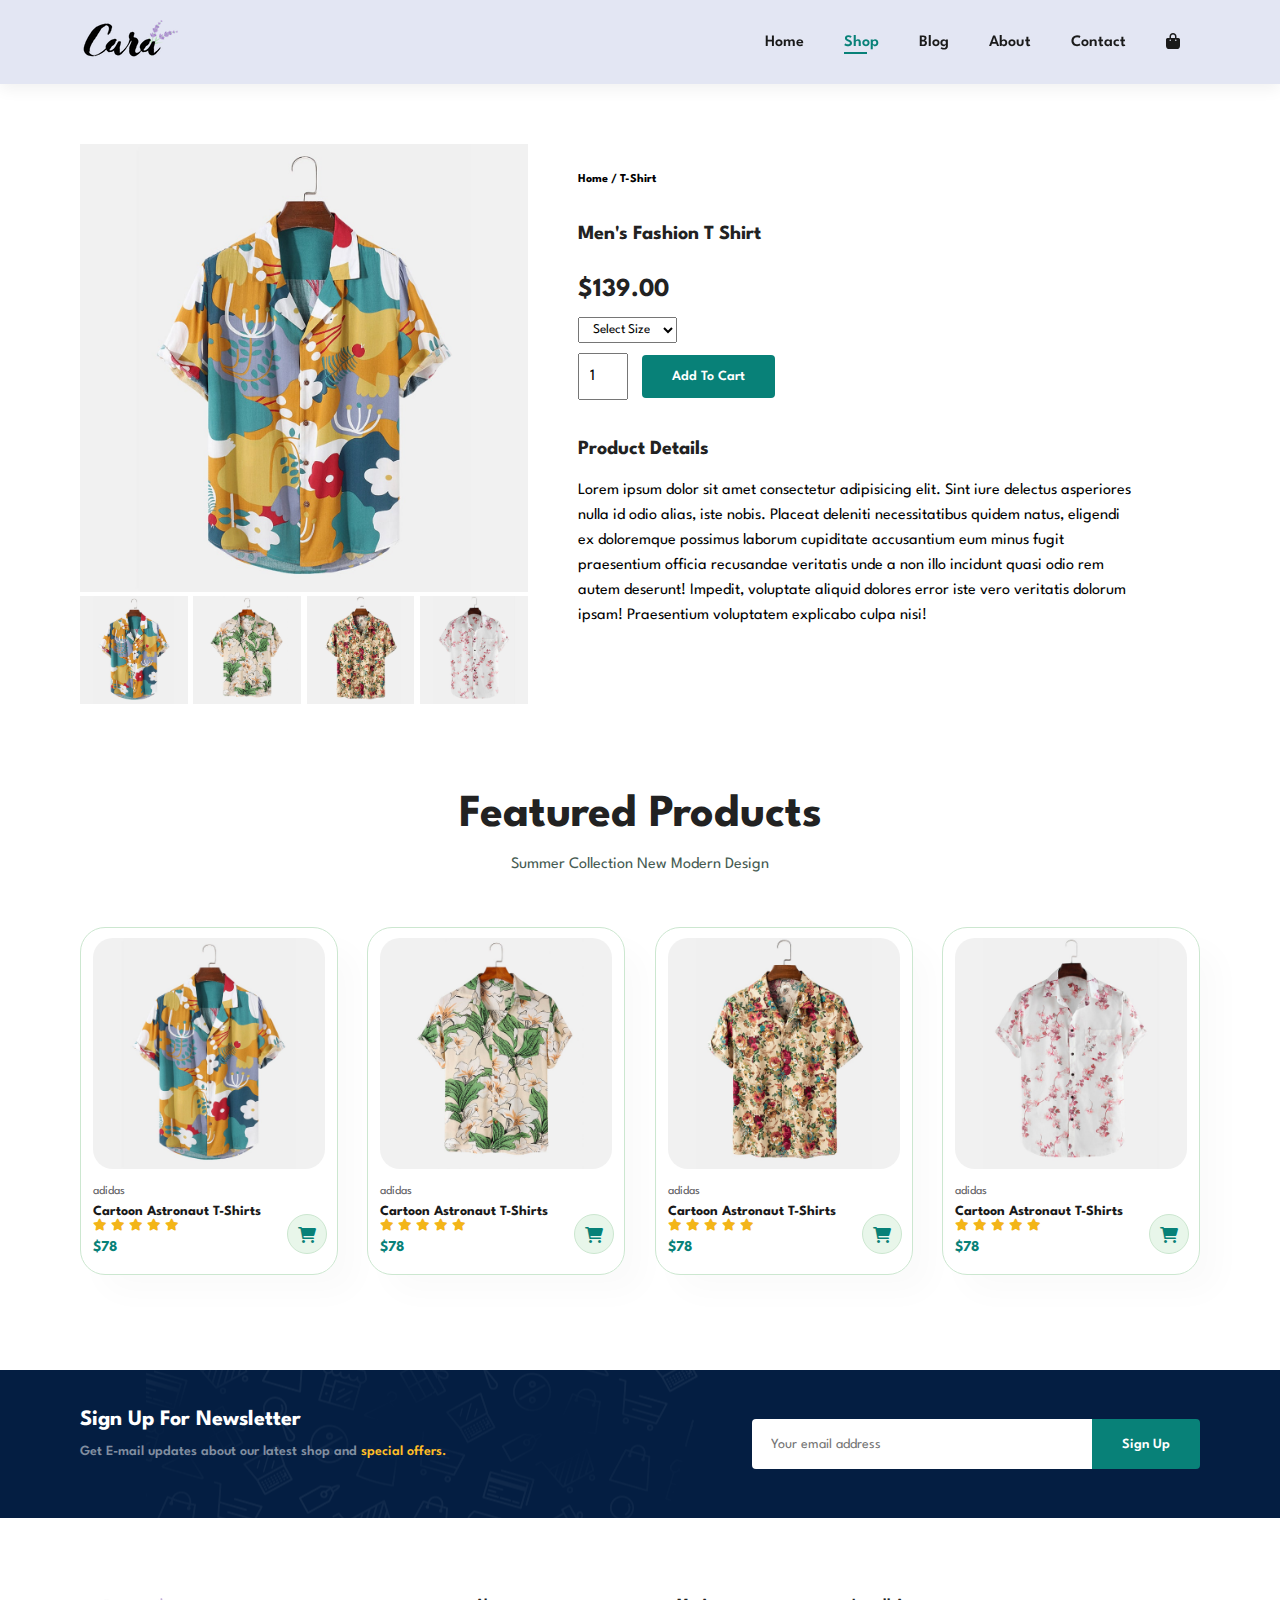
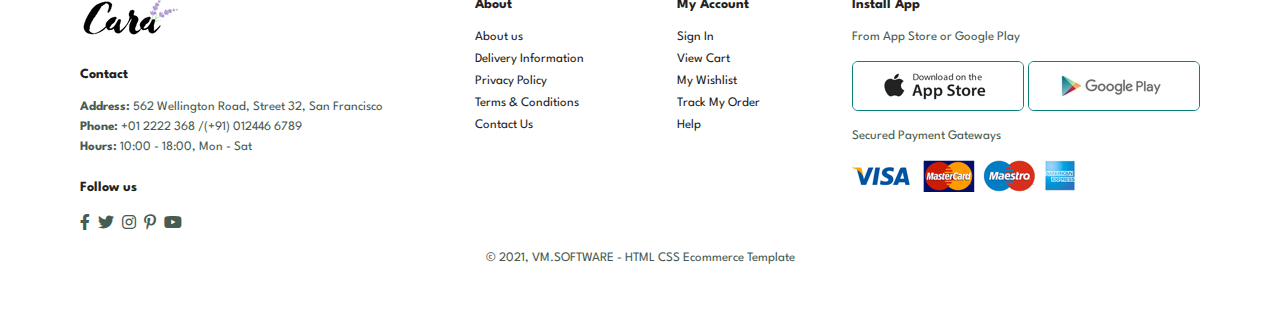
<file: sproduct.html>
<!DOCTYPE html>
<html lang="en">
<head>
    <meta charset="UTF-8">
    <meta http-equiv="X-UA-Compatible" content="IE=edge">
    <meta name="viewport" content="width=device-width, initial-scale=1.0">
    <title>Ecommerce website</title>
    <link rel="stylesheet" href="https://cdnjs.cloudflare.com/ajax/libs/font-awesome/6.0.0-beta3/css/all.min.css">
    <link rel="stylesheet" href="style.css">
</head>
<body>

      <!----------------------- Header  -------------------------> 
    <section id="header">

        <a href="#"><img src="./img/logo.png" alt="logo" class="logo"></a>

        <div>
            <ul id="navbar">
                <li><a href="index.html">Home</a></li>
                <li><a class="active" href="shop.html">Shop</a></li>
                <li><a href="blog.html">Blog</a></li>
                <li><a href="about.html">About</a></li>
                <li><a href="contact.html">Contact</a></li>
                <li id="lg-bag"><a href="cart.html"><i class="fa fa-shopping-bag"></i></a></li>
                <a href="#" id="close"><i class="fa fa-times"></i></a>
            </ul>
        </div>

        <div id="mobile">     
            <a href="cart.html"><i class="fa fa-shopping-bag"></i></a>
            <i id="bar" class="fas fa-outdent"></i>
        </div>

    </section>



    <!----------------------- prodetails  -------------------------> 

    <section id="prodetails" class="section-p1">

          <div class="single-pro-image">
              <img src="./img/products/f1.jpg" alt="f1" width="100%" id="mainImage">
              <div class="small-img-group">

                  <div class="small-img-col">
                     <img src="./img/products/f1.jpg" alt="f1" class="small-img" width="100%">
                  </div>

                  <div class="small-img-col">
                    <img src="./img/products/f2.jpg" alt="f2" class="small-img" width="100%">
                 </div>

                 <div class="small-img-col">
                    <img src="./img/products/f3.jpg" alt="f3" class="small-img" width="100%">
                 </div>

                 <div class="small-img-col">
                    <img src="./img/products/f4.jpg" alt="f4" class="small-img" width="100%">
                 </div>

              </div>
          </div>

          <div class="single-pro-details">
              <h6>Home / T-Shirt</h6>
              <h4>Men's Fashion T Shirt</h4>
              <h2>$139.00</h2>
              <select>
                  <option>Select Size</option>
                  <option>XL</option>
                  <option>XXL</option>
                  <option>Small</option>
                  <option>Large</option>
              </select>
              <input type="number" value="1">
              <button class="normal">Add To Cart</button>
              <h4>Product Details</h4>
              <span>Lorem ipsum dolor sit amet consectetur adipisicing elit. Sint iure delectus asperiores nulla id odio alias, iste nobis. Placeat deleniti necessitatibus quidem natus, eligendi ex doloremque possimus laborum cupiditate accusantium eum minus fugit praesentium officia recusandae veritatis unde a non illo incidunt quasi odio rem autem deserunt! Impedit, voluptate aliquid dolores error iste vero veritatis dolorum ipsam! Praesentium voluptatem explicabo culpa nisi!</span>
          </div>

    </section>



     <!------------------------ section product1  ------------------------>
     <section id="product1" class="section-p1">
        <h2>Featured Products</h2>
        <p>Summer Collection New Modern Design</p>
        <div class="pro-container">

            <div class="pro">
                <img src="./img/products/f1.jpg" alt="f1">
                <div class="des">
                    <span>adidas</span>
                    <h5>Cartoon Astronaut T-Shirts</h5>
                    <div class="star">
                        <i class="fas fa-star"></i>
                        <i class="fas fa-star"></i>
                        <i class="fas fa-star"></i>
                        <i class="fas fa-star"></i>
                        <i class="fas fa-star"></i>
                    </div>
                    <h4>$78</h4>
                </div>
                <a href="#"><i class="fas fa-shopping-cart cart"></i></a>
            </div>

            <div class="pro">
             <img src="./img/products/f2.jpg" alt="f2">
             <div class="des">
                 <span>adidas</span>
                 <h5>Cartoon Astronaut T-Shirts</h5>
                 <div class="star">
                     <i class="fas fa-star"></i>
                     <i class="fas fa-star"></i>
                     <i class="fas fa-star"></i>
                     <i class="fas fa-star"></i>
                     <i class="fas fa-star"></i>
                 </div>
                 <h4>$78</h4>
             </div>
             <a href="#"><i class="fas fa-shopping-cart cart"></i></a>
         </div>

         <div class="pro">
             <img src="./img/products/f3.jpg" alt="f3">
             <div class="des">
                 <span>adidas</span>
                 <h5>Cartoon Astronaut T-Shirts</h5>
                 <div class="star">
                     <i class="fas fa-star"></i>
                     <i class="fas fa-star"></i>
                     <i class="fas fa-star"></i>
                     <i class="fas fa-star"></i>
                     <i class="fas fa-star"></i>
                 </div>
                 <h4>$78</h4>
             </div>
             <a href="#"><i class="fas fa-shopping-cart cart"></i></a>
         </div>

         <div class="pro">
             <img src="./img/products/f4.jpg" alt="f4">
             <div class="des">
                 <span>adidas</span>
                 <h5>Cartoon Astronaut T-Shirts</h5>
                 <div class="star">
                     <i class="fas fa-star"></i>
                     <i class="fas fa-star"></i>
                     <i class="fas fa-star"></i>
                     <i class="fas fa-star"></i>
                     <i class="fas fa-star"></i>
                 </div>
                 <h4>$78</h4>
             </div>
             <a href="#"><i class="fas fa-shopping-cart cart"></i></a>
         </div>


        </div>
    </section>



     <!------------------------ newsletter  ------------------------>
     <section id="newsletter" class="section-p1 section-m1">
         <div class="newstext">
             <h4>Sign Up For Newsletter</h4>
             <p>Get E-mail updates about our latest shop and <span>special offers.</span></p>
         </div>
         <div class="form">
             <input type="text" placeholder="Your email address">
             <button class="normal">Sign Up</button>
         </div>
     </section>


     <!------------------------ footer part  ------------------------>

     <footer class="section-p1">

        <div class="col">
            <img class="logo-foot" src="./img/logo.png" alt="logo">
            <h4>Contact</h4>
            <p><strong>Address: </strong>562 Wellington Road, Street 32, San Francisco</p>
            <p><strong>Phone: </strong>+01 2222 368 /(+91) 012446 6789</p>
            <p><strong>Hours: </strong>10:00 - 18:00, Mon - Sat</p>
            <div class="follow">
                <h4>Follow us</h4>
                <div class="icon">
                    <i class="fab fa-facebook-f"></i>
                    <i class="fab fa-twitter"></i>
                    <i class="fab fa-instagram"></i>
                    <i class="fab fa-pinterest-p"></i>
                    <i class="fab fa-youtube"></i>
                </div>
            </div>
        </div>

        <div class="col">
            <h4>About</h4>
            <a href="#">About us</a>
            <a href="#">Delivery Information</a>
            <a href="#">Privacy Policy</a>
            <a href="#">Terms & Conditions</a>
            <a href="#">Contact Us</a>
        </div>

        <div class="col">
            <h4>My Account</h4>
            <a href="#">Sign In</a>
            <a href="#">View Cart</a>
            <a href="#">My Wishlist</a>
            <a href="#">Track My Order</a>
            <a href="#">Help</a>
        </div>

        <div class="col install">
            <h4>Install App</h4>
            <p>From App Store or Google Play</p>
            <div class="row">
                <img src="./img/pay/app.jpg" alt="app">
                <img src="./img/pay/play.jpg" alt="play">
            </div>
            <p>Secured Payment Gateways</p>
            <img src="./img/pay/pay.png" alt="pay">
        </div>

        <div class="copyright">
            <p>&copy; 2021, VM.SOFTWARE - HTML CSS Ecommerce Template</p>
        </div>

     </footer>

     


      
        <script>


                 var mainImage = document.getElementById('mainImage');
                 var smallImg = document.getElementsByClassName('small-img');

                 smallImg[0].onclick = function(){
                    mainImage.src = smallImg[0].src;
                 }

                 smallImg[1].onclick = function(){
                    mainImage.src = smallImg[1].src;
                 }

                 smallImg[2].onclick = function(){
                    mainImage.src = smallImg[2].src;
                 }

                 smallImg[3].onclick = function(){
                    mainImage.src = smallImg[3].src;
                 }
        </script>


    


    <script src="main.js"></script>
</body>
</html>
</file>
<file: style.css>
@import url('https://fonts.googleapis.com/css2?family=Spartan:wght@100;200;300;400;500;600;700;800;900&display=swap');

*{
    margin: 0;
    padding: 0;
    box-sizing: border-box;
    font-family: 'Spartan', sans-serif;
}

h1{
    font-size: 50px;
    line-height: 64px;
    color: #222;
}

h2{
    font-size: 46px;
    line-height: 54px;
    color: #222;
}

h4{
    font-size: 20px;
    color: #222;
}

h6{
    font-weight: 700;
    font-size: 12px;
}

p{
    font-size: 16px;
    color: #465b52;
    margin: 15px 0 20px 0;
}

.section-p1{
    padding: 40px 80px;
}

.section-m1{
    margin: 40px 0;
}

button.normal{
    font-size: 14px;
    font-weight: 600;
    padding: 15px 30px;
    color: #000;
    background-color: #fff;
    border-radius: 4px;
    cursor: pointer;
    border: none;
    outline: none;
    transition: 0.2s;
}

button.white{
    font-size: 13px;
    font-weight: 600;
    padding: 11px 18px;
    color: #fff;
    background-color: transparent;
    cursor: pointer;
    border: 1px solid #fff;
    outline: none;
    transition: 0.2s;
}


body{
    width: 100%;
}

/*=============  Header start ==================*/

#header{
    display: flex;
    align-items: center;
    justify-content: space-between;
    padding: 20px 80px;
    background-color: #e3e6f3;
    box-shadow: 0 5px 15px rgba(0, 0, 0, 0.06);
    z-index: 999;
    position: sticky;
    top: 0;
    left: 0;
}

#navbar{
    display: flex;
    align-items: center;
    justify-content: center;
}

#navbar li{
    list-style: none;
    padding: 0 20px;
    position: relative;
}

#navbar li a{
    text-decoration: none;
    font-size: 16px;
    font-weight: 600;
    color: #1a1a1a;
    transition: 0.3s ease;
}

#navbar li a:hover,
#navbar li a.active{
    color: #088178;
}

#navbar li a.active::after,
#navbar li a:hover::after{
    content: "";
    width: 30%;
    height: 2px;
    background-color: #088178;
    position: absolute;
    bottom: -4px;
    left: 20px;
}

#mobile{
    display: none;
    align-items: center; 
}

#close{
    display: none;
}


/*=============  Home page ==================*/

#hero{ 
     background-image: url('./img/hero4.png');
     height: 90vh;
     width: 100%;
     background-size: cover;
     background-position: top 25% right 0;
     padding: 0 80px;
     display: flex;
     flex-direction: column;
     align-items: flex-start;
     justify-content: center;
}

#hero h4{
    padding-bottom: 15px;
}

#hero h1{
    color: #088178;
}

#hero button{
    background-image: url('./img/button.png');
    background-color: transparent;
    color: #088178;
    border: 0;
    padding: 14px 80px 14px 65px;
    background-repeat: no-repeat;
    cursor: pointer;
    font-weight: 700;
    font-size: 15px;
}


/*=============  Feature part ==================*/

#feature{
    display: flex;
    align-items: center;
    justify-content: space-between;
    flex-wrap: wrap;
}

#feature .fe-box{
  width: 180px;
  text-align: center;
  padding: 25px 15px;
  box-shadow: 20px 20px 34px rgba(0, 0, 0, 0.03);
  border: 1px solid #cce7d0;
  border-radius: 4px;
  margin: 15px 0;
}

#feature .fe-box:hover{
    box-shadow: 10px 10px 54px rgba(70, 62, 221, 0.1);
}

#feature .fe-box img{
    width: 100%;
    margin-bottom: 10px;
}

#feature .fe-box h6{
    display: inline-block;
    padding: 9px 8px 6px 8px;
    line-height: 1;
    border-radius: 4px;
    color: #088178;
    background-color: #fddde4;
}

#feature .fe-box:nth-child(2) h6{
    background-color: #cdebbc;
}

#feature .fe-box:nth-child(3) h6{
    background-color: #d1e8f2;
}

#feature .fe-box:nth-child(4) h6{
    background-color: #cdd4f8;
}

#feature .fe-box:nth-child(5) h6{
    background-color: #f6dbf6;
}

#feature .fe-box:nth-child(6) h6{
    background-color: #fff2e5;
}


/*=============  product1 section ==================*/
#product1{
    text-align: center;
}

#product1 .pro-container{
    display: flex;
    justify-content: space-between;
    padding-top: 20px;
    flex-wrap: wrap;
}

#product1 .pro{
    width: 23%;
    min-width: 250px;
    padding: 10px 12px;
    border: 1px solid #cce7d0;
    border-radius: 25px;
    cursor: pointer;
    box-shadow: 20px 20px 30px rgba(0, 0, 0, 0.02);
    margin: 15px 0;
    transition: 0.2s ease;
    position: relative;
}

#product1 .pro:hover{
    box-shadow: 20px 20px 30px rgba(0, 0, 0, 0.06);
}

#product1 .pro img{
    width: 100%;
    border-radius: 20px;
}

#product1 .pro .des{
    text-align: start;
    padding: 10px 0;
}


#product1 .pro .des span{
    color: #606063;
    font-size: 12px;
}

#product1 .pro .des h5{
    padding-top: 7px;
    color: #1a1a1a;
    font-size: 14px;
}

#product1 .pro .des i{
    font-size: 12px;
    color: rgb(243, 181, 25);
}

#product1 .pro .des h4{
    padding-top: 7px;
    font-size: 15px;
    font-weight: 700;
    color: #088178;
}

#product1 .pro .cart{
    width: 40px;
    height: 40px;
    line-height: 40px;
    border-radius: 50px;
    background-color: #e8f6ea;
    /* font-weight: 500; */
    color: #088178;
    border: 1px solid #cce7d0;
    position: absolute;
    bottom: 20px;
    right: 10px;
}


/*=============  bannner section ==================*/

#banner{
    display: flex;
    flex-direction: column;
    justify-content: center;
    align-items: center;
    text-align: center;
    background-image: url('./img/banner/b2.jpg');
    width: 100%;
    height: 40vh;
    background-size: cover;
    background-position: center;
}

#banner h4{
    color: #fff;
    font-size: 16px;
}

#banner h2{
    color: #fff;
    font-size: 30px;
    padding: 10px 0;
}

#banner h2 span{
    color: #ef3636; 
}

#banner button:hover{
    background-color: #088178;
    color: #fff;
}


/*=============  sm-banner ==================*/

#sm-banner{
    display: flex;
    justify-content: space-between;
    flex-wrap: wrap;
}

#sm-banner .banner-box{
    display: flex;
    flex-direction: column;
    justify-content: center;
    align-items: flex-start;
    background-image: url('./img/banner/b17.jpg');
    width: 49%;
    /* min-width: 580px; */
    height: 50vh;
    background-size: cover;
    background-position: center;
    padding: 30px;
}

#sm-banner .banner-box2{
    background-image: url('./img/banner/b10.jpg');
}

#sm-banner h4{
    color: #fff;
    font-size: 20px;
    font-weight: 300;
}

#sm-banner h2{
    color: #fff;
    font-size: 28px;
    font-weight: 800;
}

#sm-banner span{
    color: #fff;
    font-size: 14px;
    font-weight: 500;
    padding-bottom: 15px;
}

#sm-banner .banner-box:hover button{
    background-color: #088178;
    border: 1px solid #088178;
}

/*=============  banner3 ==================*/

 #banner3 .banner-box{
    display: flex;
    flex-direction: column;
    justify-content: center;
    align-items: flex-start;
    background-image: url('./img/banner/b7.jpg');
    min-width: 30%; 
    height: 30vh;
    background-size: cover;
    background-position: center;
    padding: 20px;
    margin-bottom: 30px;
}

#banner3 .banner-box2{
    background-image: url('./img/banner/b4.jpg');
}

#banner3 .banner-box3{
    background-image: url('./img/banner/b18.jpg');
}


#banner3{
    display: flex;
    justify-content: space-between;
    flex-wrap: wrap;
    padding: 0 80px;
}

#banner3 h2{
    color: #fff;
    font-weight: 900;
    font-size: 22px;
} 

#banner3 h3{
    color: #ec544e;
    font-weight: 800;
    font-size: 15px;
} 


/*=============  newsletter ==================*/


#newsletter{
   display: flex;
   justify-content: space-between;
   flex-wrap: wrap;
   align-items: center;
   background-image: url('./img/banner/b14.png');
   background-repeat: no-repeat;
   background-position: 20% 30%;
   background-color: #041e42;
}

#newsletter h4{
    font-size: 22px;
    font-weight: 700;
    color: #fff;
}

#newsletter p{
    font-size: 14px;
    font-weight: 600;
    color: #818ea0;
}

#newsletter p span{
    color: #ffbd27;
}

#newsletter .form{
    display: flex;
    width: 40%;
}

#newsletter input{
    height: 3.125rem;
    padding: 0 1.25em;
    font-size: 14px;
    width: 100%;
    border: 1px solid transparent;
    border-radius: 4px;
    outline: none;
    border-top-right-radius: 0;
    border-bottom-right-radius: 0;
}

#newsletter button{
    background-color: #088178;
    color: #fff;
    white-space: nowrap;
    border-top-left-radius: 0;
    border-bottom-left-radius: 0;
}


/*=============  Footer ==================*/

footer{
    display: flex;
    flex-wrap: wrap;
    justify-content: space-between;
}

footer .col{
    display: flex;
    flex-direction: column;
    align-items: flex-start;
    margin-bottom: 20px;
}

footer .logo-foot{
    margin-bottom: 30px;
}

footer h4{
    font-size: 14px;
    padding-bottom: 20px;
}

footer p{
    font-size: 13px;
    margin: 0 0 8px 0; 
}

footer a{
    font-size: 13px;
    text-decoration: none;
    color: #222;
    margin-bottom: 10px;
}

 footer .follow{
     margin-top: 20px;
 }

 footer .follow i{
    color: #465b52;
    padding-right: 4px;
    cursor: pointer;
}

footer .follow i:hover,
footer a:hover{
    color: #088178; 
}

footer .install .row img{
    border: 1px solid #088178;
    border-radius: 6px;
}

footer .install img{
    margin: 10px 0 15px 0;
}

footer .copyright{
    width: 100%;
    text-align: center;
}



/*================================  shop page =========================*/


/*==============  page header =============*/

#page-header{
    background-image: url('./img/banner/b1.jpg');
    width: 100%;
    height: 40vh;
    background-size: cover;
    display: flex;
    justify-content: center;
    align-items: center;
    flex-direction: column;
    padding: 14px;
}

#page-header h2,
#page-header p{
    color: #fff;
}


/*==============  pagination =============*/

#pagination{  
     text-align: center;    
}

#pagination a{
    text-decoration: none;
    background-color: #088178;
    padding: 15px 20px;
    border-radius: 4px;
    color: #fff;
    font-weight: 600;
}

#pagination a i{
    font-size: 16px;
    font-weight: 600;
}


/*================================  single product page =========================*/

#prodetails{
    display: flex;
    margin-top: 20px;
}

#prodetails .single-pro-image{
     width: 40%;
     margin-right: 50px;
}

.small-img-group{
    display: flex;
    justify-content: space-between;
}

.small-img-col{
    flex-basis: 24%;
    cursor: pointer;
}

#prodetails .single-pro-details{
    width: 50%;
    padding-top: 30px;
}

#prodetails .single-pro-details h4{
     padding: 40px 0 20px 0;
}

#prodetails .single-pro-details h2{
    font-size: 26px;
}

#prodetails .single-pro-details select{
    display: block;
    padding: 5px 10px;
    margin-bottom: 10px;
}

#prodetails .single-pro-details input{
    width: 50px;
    height: 47px;
    padding-left: 10px;
    font-size: 16px;
    margin-right: 10px;
}

#prodetails .single-pro-details input:focus{
    outline: none;
}

#prodetails .single-pro-details button{
    background-color: #088178;
    color: #fff;
}


#prodetails .single-pro-details span{
    line-height: 25px;
}

/*================================  blog page =========================*/

#page-header.blog-header{
      background-image: url('./img/banner/b19.jpg');
}

#blog{
    padding: 150px 150px 0 150px;
}

#blog .blog-box{
    display: flex;
    align-items: center;
    width: 100%;
    position: relative;
    padding-bottom: 90px;
}

#blog .blog-img{
    width: 50%;
    margin-right: 40px;
}

#blog img{
    width: 100%;
    height: 340px;
    object-fit: cover;
}

#blog .blog-details{
    width: 50%;
}

#blog .blog-details a{
    text-decoration: none;
    font-size: 11px;
    color: #000;
    font-weight: 700;
    position: relative;
    transition: 0.3s;
}

#blog .blog-details a::after{
    content: '';
    width: 50px;
    height: 1px;
    background-color: #000;
    position: absolute;
    top: 4px;
    right: -60px;
}

#blog .blog-details a:hover{
    color: #088178;
}

#blog .blog-details a:hover::after{
    background-color: #088178;
}

#blog .blog-box h1{
    position: absolute;
    top: -40px;
    left: 0;
    font-size: 70px;
    font-weight: 700;
    color: #c9cbce;
    z-index: -9;
}

/*================================  About page =========================*/

   #page-header.about-header{
          
        background-image: url('./img/about/banner.png');
   }

   #about-head{
       display: flex;
       align-items: center;
   }

   #about-head img{
      width: 50%;
      height: auto;
   }

   #about-head div{
       padding-left: 40px;
   }

   #about-app{
       text-align: center;
   }

   #about-app .video{
       width: 70%;
       height: 100%;
       margin: 30px auto 0 auto;
   }


   #about-app .video video{
       width: 100%;
       height: 100%;
       border-radius: 20px;
   }


   #contact-details{
        display: flex;
        align-items: center;
        justify-content: space-between;
   }

   #contact-details .details{
       width: 40%;
   }

   #contact-details .details span,
   #form-details form span{
       font-size: 12px;
   }

   #contact-details .details h2
   ,#form-details form h2{
       font-size: 26px;
       line-height: 35px;
       padding: 20px 0;
   }

   #contact-details .details h3{
       font-size: 16px;
       padding-bottom: 15px;
   }

   #contact-details .details li{
       list-style: none;
       display: flex;
       padding: 10px 0;
   }

   #contact-details .details li i{
       font-size: 14;
       padding-right: 22px;
   }

   #contact-details .details li p{
       margin: 0;
       font-size: 14px;
   }

   #contact-details .map{
       width: 55%;
       height: 400px;
   }

   #contact-details .map iframe{
       width: 100%;
       height: 100%;
   }


   #form-details{
       display: flex;
       justify-content: space-around;
       margin: 30px;
       padding: 80px;
       border: 1px solid #e1e1e1;
   }

   #form-details form{  
         width: 65%;
         display: flex;
         flex-direction: column;
         align-items: flex-start;
   }

   #form-details form input,
   #form-details form textarea{
       width: 100%;
       padding: 12px 15px;
       outline: none;
       margin-bottom: 20px;
       border: 1px solid #e1e1e1;
   }

   #form-details form button{
       background-color: #088178;
       color: #fff;
   }

   #form-details .people div{
        padding-bottom: 25px;
        display: flex;
        align-items: flex-start;
   }

   #form-details .people div img{
       width: 65px;
       height: 65px;
       object-fit: cover;
       margin-right: 15px;
   }

   #form-details .people div p{
       margin: 0;
       font-size: 13px;
       line-height: 25px;
   }

   #form-details .people div p span{
       display: block;
       font-size: 16px;
       font-weight: 600;
       color: #000;
   }




   /*================================  About page =========================*/

   #cart{
       overflow-x: auto;
   }

   #cart table{
        width: 100%;
        border-collapse: collapse;
        table-layout: fixed;
        white-space: nowrap;
   }

   #cart table img{
       width: 70px;
   }

   #cart table td:nth-child(1){
       width: 100px;
       text-align: center;
   }

   #cart table td:nth-child(2){
    width: 150px;
    text-align: center;
}

#cart table td:nth-child(3){
    width: 250px;
    text-align: center;
}

#cart table td:nth-child(4),
#cart table td:nth-child(5),
#cart table td:nth-child(6){
    width: 150px;
    text-align: center;
}


#cart table td:nth-child(5) input{
    width: 70px;
    padding: 10px 5px 10px 15px;
}

#cart table thead{
    border: 1px solid #e2e9e1;
    border-left: none;
    border-right: none;
}

#cart table thead td{
    font-weight: 700;
    text-transform: uppercase;
    font-size: 13px;
    padding: 18px 0;
}

#cart table tbody tr td{

     padding-top: 15px;
}

#cart table tbody td{
    font-size: 13px;
}

#cart-add{
    display: flex;
    flex-wrap: wrap;
    justify-content: space-between;
}

 #coupon{
   width: 50%;
   margin-bottom: 30px;
}

#coupon h3{
    padding-bottom: 15px;
}

#coupon input{
    padding: 10px 20px;
    outline: none;
    width: 60%;
    margin-right: 10px;
    border: 1px solid #e2e9e1;
}

#coupon button,
#subtotal button{
    background-color: #088178;
    color: #fff;
    padding: 12px 20px;
}

#subtotal{
    width: 50%;
    margin-bottom: 30px;
    border: 1px solid #e2e9e1;
    padding: 30px;
}

#subtotal table{
    border-collapse: collapse;
    width: 100%;
    margin-bottom: 20px;
}

#subtotal table td{
    width: 50%;
    border: 1px solid #e2e9e1;
    padding: 10px;
    font-size: 13px;
}

#subtotal h3{
    padding-bottom: 15px;
}




/*=============  start media query ==================*/
@media screen and (max-width: 799px) {

    .section-p1{
        padding: 40px;
    }
    
    #navbar{
        display: flex;
        flex-direction: column;
        align-items: flex-start;
        justify-content: flex-start;
        position: fixed;
        top: 0;
        right: -300px;
        height: 100vh;
        width: 300px;
        background-color: #e3e6f3;
        box-shadow: 0 40px 60px rgba(0, 0, 0, 0.1);
        padding: 80px 0 0 10px;
        transition: 0.3s;
    }

    #navbar.active{
        right: 0;
    }

    #navbar li{
        margin-bottom: 25px;
    }

    #mobile{
        display: flex;
        align-items: center; 
    }

    #mobile i{
        color: #1a1a1a;
        font-size: 24px;
        padding-left: 20px;
    }

    #close{
        display: initial;
        position: absolute;
        top: 30px;
        left: 30px;
        color: #222;
        font-size: 24px;
    }

    #lg-bag{
        display: none;
    }

    #hero{ 
        height: 70vh;
        padding: 0 80px;
        background-position: top 30% right 30%;
   }

   #feature{
    justify-content: center;
  }

  #feature .fe-box{
      margin: 15px;
  }

  #product1 .pro-container{
    justify-content: center;
 }

 #product1 .pro{
    margin: 15px;
 }

 #banner{
    height: 30vh;
 }

 #sm-banner .banner-box{
  
    min-width: 100%;
    height: 50vh;
    margin-bottom: 20px;
}

#banner3{
    padding: 0 40px;
 } 

 #banner3 .banner-box{
   width: 28%; 
   height: 40vh;
}

#newsletter .form{
    width: 70%;
}

#form-details{
    padding: 40px;
}

#form-details form{
    width: 50%;
}

}



@media screen and (max-width: 477px) {

    .section-p1{
        padding: 20px;
    }
    
    #header{
        padding: 10px 30px;
    }

     h1{
         font-size: 38px;
     }

    h2{
        font-size: 12px;
    }

    #hero{ 
        background-position: 55%;
        padding: 0 20px;
   }

   #feature {
       justify-content: space-between;
   }

   #feature .fe-box{
    width: 155px;
    margin: 0 0 15px 0;
  }

  #product1 .pro{
    width: 100%;
}
   
#banner{
    height: 40vh;
 }

 #banner3{
    padding: 0 20px;
 } 

 #banner3 .banner-box{
     width: 100%;
 }

 #newsletter{
     padding: 40px 20px;
 }

 #newsletter .form{
    width: 100%;
}

 footer .copyright{
     text-align: start;
 }

 #prodetails{
     display: flex;
     flex-direction: column;
 }

 #prodetails .single-pro-image{
     width: 100%;
     margin-right: 0px;
 }

 #prodetails .single-pro-details{
    width: 100%;
}

#blog{
    padding: 100px 20px 0 20px;
}

#blog .blog-box{
    display: flex;
    flex-direction: column;
    align-items: flex-start;
}

#blog .blog-img{
    width: 100%;
    margin-right: 0px;
    margin-bottom: 30px;
}

#blog .blog-details{
    width: 100%;
}


  #about-head{
      flex-direction: column;
  }

  #about-head img{
      width: 100%;
      margin-bottom: 20px;
  }

  #about-head div{
      padding-left: 0px;
  }

  #about-app .video{
      width: 100%;
  }


  #contact-details{
      flex-direction: column;
  }

  #contact-details .details{
      width: 100%;
      margin-bottom: 30px;
  }

  #contact-details .map{
      width: 100%;
  }


   #form-details{
       margin: 10px;
       padding: 30px 10px;
       flex-wrap: wrap;
   }

   #form-details form{
       width: 100%;
       margin-bottom: 30px;
   }

   #cart-add{
       flex-direction: column;
   }

   #coupon{
       width: 100%;
   }

   #subtotal{
       width: 100%;
       padding: 20px;
   }
    
}
</file>
